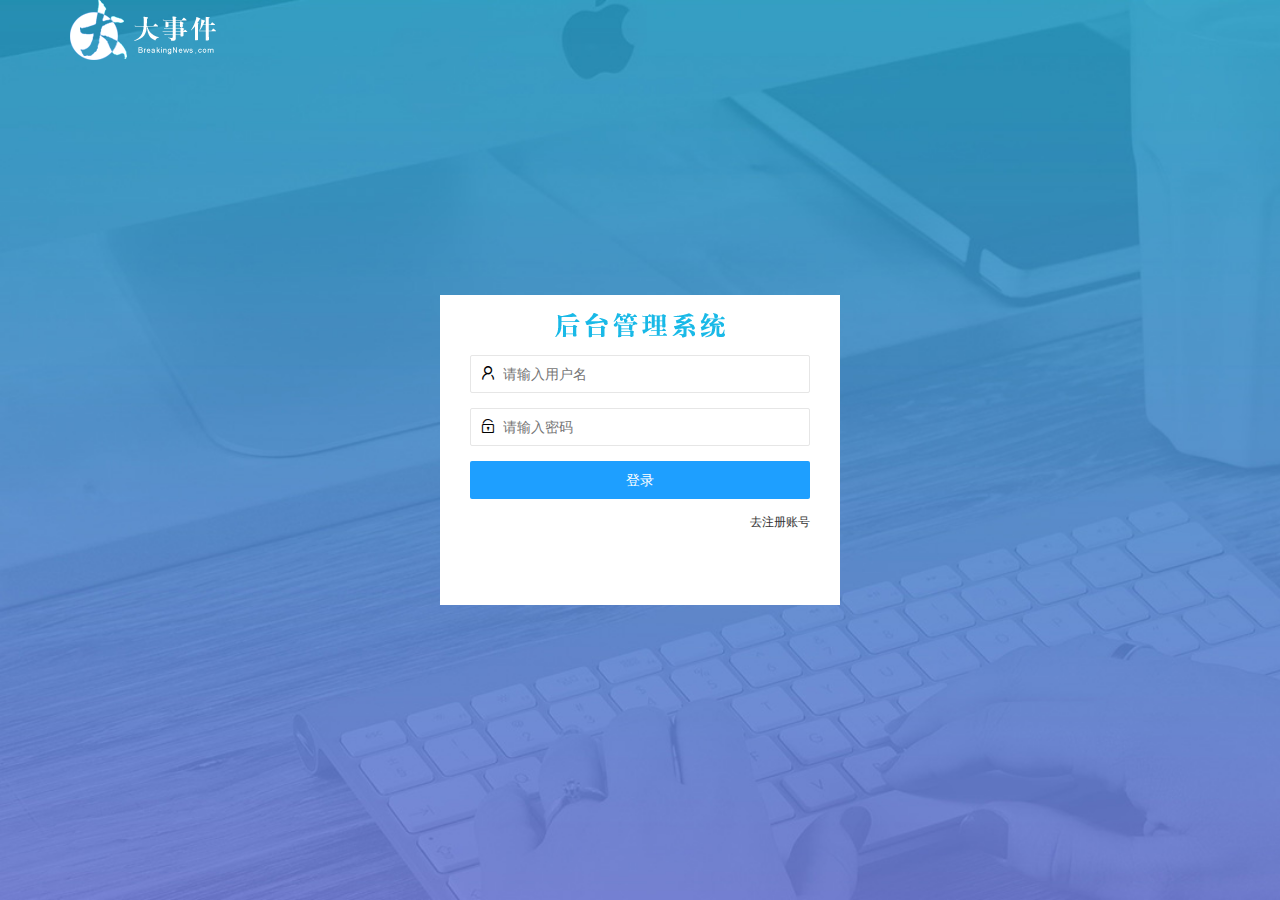
<file: login.html>
<!DOCTYPE html>
<html lang="en">
<head>
    <meta charset="UTF-8">
    <meta name="viewport" content="width=device-width, initial-scale=1.0">
    <title>大事件-登录/注册</title>
    <!-- 导入自己的样式 -->
    <link rel="stylesheet" href="./assets/css/login.css">
    <!-- 导入layui的样式 -->
    <link rel="stylesheet" href="./assets/lib/layui/css/layui.css">
</head>
<body>
    <!-- 头部的logo区域 -->
    <div class="layui-main">
        <img src="/assets/images/logo.png" alt="">
    </div>
    <!-- 登录注册区域 -->
    <div class="loginAndRegBox">
        <div class="title-box">
        </div>
        <!-- 登录的div -->
        <div class="login-box">
            <form class="layui-form" id="form_login">
                <!-- 用户名 -->
                <div class="layui-form-item">
                    <i class="layui-icon layui-icon-username"></i>  <input type="text" name="username" required  lay-verify="required" placeholder="请输入用户名" autocomplete="off" class="layui-input">
                </div>
                <!-- 密码 -->
                <div class="layui-form-item">
                    <i class="layui-icon layui-icon-password"></i> <input type="password" name="password" required  lay-verify="required | pwd" placeholder="请输入密码" autocomplete="off" class="layui-input">
              
                </div>
                <!-- 登录按钮 -->
                <div class="layui-form-item">
                    <!-- 注意:表单提交按钮和普通按钮的区别,就是lay-submit属性 -->
                    <button class="layui-btn layui-btn-fluid layui-btn-normal" lay-submit>登录</button>
                </div>  
                <div class="layui-form-item links">
                    <a href="javascript:;" id="link_reg">去注册账号</a>
                </div>
            </form>  
        </div>
        <!-- 注册的div -->
        <div class="reg-box">
            <!-- 注册的表单 -->
            <form class="layui-form" id="form_reg">
                <!-- 用户名 -->
                <div class="layui-form-item">
                    <i class="layui-icon layui-icon-username"></i>  <input type="text" name="username" required  lay-verify="required" placeholder="请输入用户名" autocomplete="off" class="layui-input">
                </div>
                <!-- 密码 -->
                <div class="layui-form-item">
                    <i class="layui-icon layui-icon-password"></i> <input type="password" name="password" required  lay-verify="required |pwd" placeholder="请输入密码" autocomplete="off" class="layui-input">
              
                </div>
                <!-- 确认密码 -->
                <div class="layui-form-item">
                    <i class="layui-icon layui-icon-password"></i> <input type="password" name="repassword" required lay-verify="required |pwd|repwd" placeholder="请确认密码" autocomplete="off" class="layui-input">
              
                </div>
                <!-- 注册按钮 -->
                <div class="layui-form-item">
                    <!-- 注意:表单提交按钮和普通按钮的区别,就是lay-submit属性 -->
                    <button class="layui-btn layui-btn-fluid layui-btn-normal" lay-submit>注册</button>
                </div>  
                <div class="layui-form-item links">
                    <a href="javascript:;" id="link_login">去登录</a>
                </div>
            </form>  
        </div>
    </div>
    <!-- 导入layui的js文件 -->
    <script src="./assets/lib/layui/layui.all.js"></script>
    <!-- 导入jquery -->
    <script src="/assets/lib/jquery.js"></script>
    <!-- 导入自己封装的baseApi.js -->
    <script src="./assets/js/baseAPI.js"></script>
    <!-- 导入自己的js脚本 -->
    <script src="/assets/js/login.js"></script>
</body>
</html>
</file>
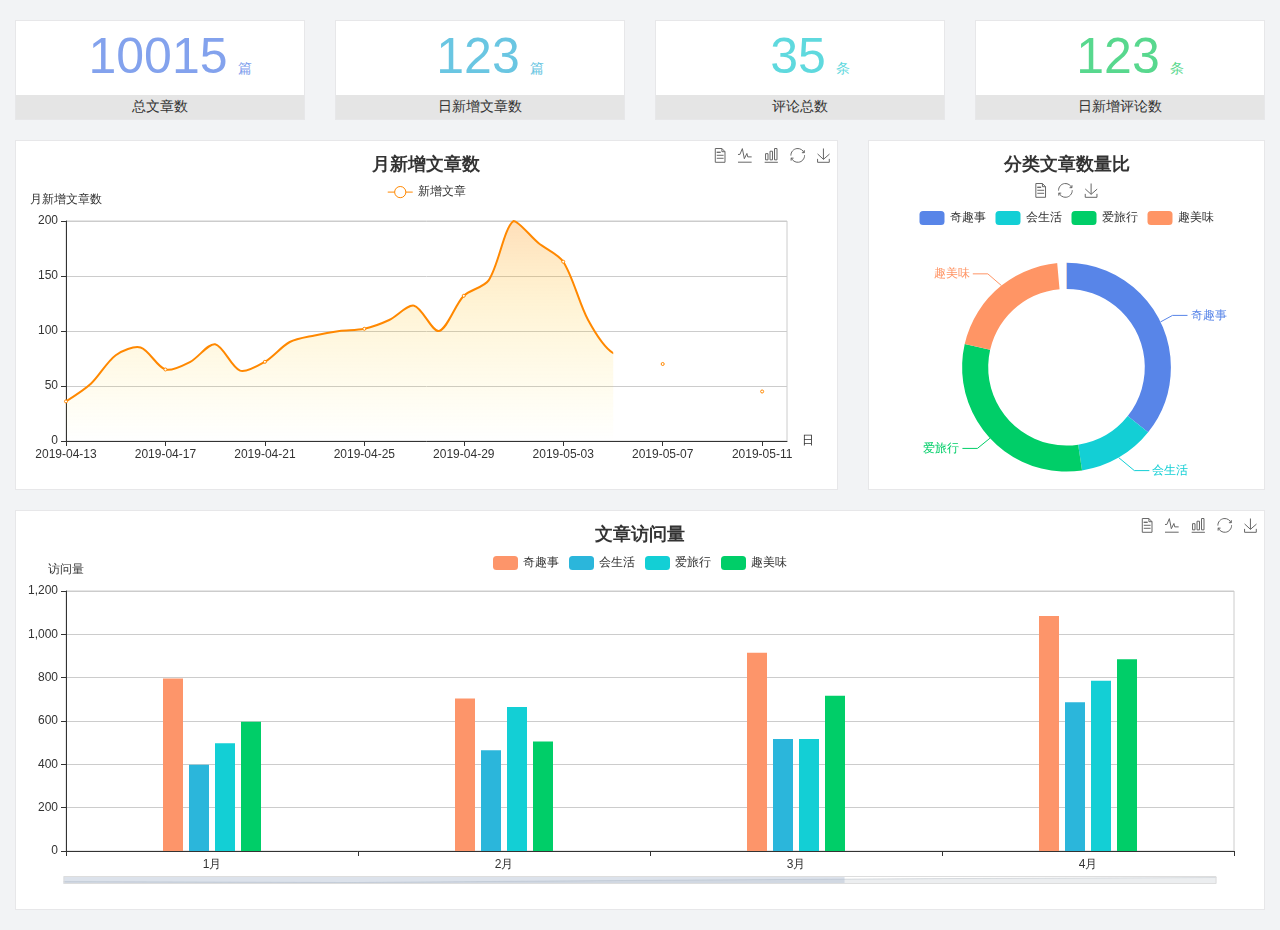
<file: home/dashboard.html>
<!DOCTYPE html>
<html lang="en">

<head>
  <meta charset="UTF-8">
  <meta name="viewport" content="width=device-width, initial-scale=1.0">
  <meta http-equiv="X-UA-Compatible" content="ie=edge">
  <title>图表统计</title>
  <link rel="stylesheet" href="../../assets/lib/bootstrap.css" />
  <link rel="stylesheet" href="../../assets/lib/main.css" />
  <script src="../../assets/lib/jquery.js"></script>
  <script type="text/javascript" src="../../assets/lib/echarts.min.js"></script>
</head>

<body>
  <div class="container-fluid">
    <div class="row spannel_list">
      <div class="col-sm-3 col-xs-6">
        <div class="spannel">
          <em>10015</em><span>篇</span>
          <b>总文章数</b>
        </div>
      </div>
      <div class="col-sm-3 col-xs-6">
        <div class="spannel scolor01">
          <em>123</em><span>篇</span>
          <b>日新增文章数</b>
        </div>
      </div>
      <div class="col-sm-3 col-xs-6">
        <div class="spannel scolor02">
          <em>35</em><span>条</span>
          <b>评论总数</b>
        </div>
      </div>
      <div class="col-sm-3 col-xs-6">
        <div class="spannel scolor03">
          <em>123</em><span>条</span>
          <b>日新增评论数</b>
        </div>
      </div>
    </div>
  </div>

  <div class="container-fluid">
    <div class="row curve-pie">
      <div class="col-lg-8 col-md-8">
        <div class="gragh_pannel" id="curve_show"></div>
      </div>
      <div class="col-lg-4 col-md-4">
        <div class="gragh_pannel" id="pie_show"></div>
      </div>
    </div>
  </div>

  <div class="container-fluid">
    <div class="column_pannel" id="column_show"></div>
  </div>

  <script>
    var oChart = echarts.init(document.getElementById('curve_show'));
    var aList_all = [
      { 'count': 36, 'date': '2019-04-13' },
      { 'count': 52, 'date': '2019-04-14' },
      { 'count': 78, 'date': '2019-04-15' },
      { 'count': 85, 'date': '2019-04-16' },
      { 'count': 65, 'date': '2019-04-17' },
      { 'count': 72, 'date': '2019-04-18' },
      { 'count': 88, 'date': '2019-04-19' },
      { 'count': 64, 'date': '2019-04-20' },
      { 'count': 72, 'date': '2019-04-21' },
      { 'count': 90, 'date': '2019-04-22' },
      { 'count': 96, 'date': '2019-04-23' },
      { 'count': 100, 'date': '2019-04-24' },
      { 'count': 102, 'date': '2019-04-25' },
      { 'count': 110, 'date': '2019-04-26' },
      { 'count': 123, 'date': '2019-04-27' },
      { 'count': 100, 'date': '2019-04-28' },
      { 'count': 132, 'date': '2019-04-29' },
      { 'count': 146, 'date': '2019-04-30' },
      { 'count': 200, 'date': '2019-05-01' },
      { 'count': 180, 'date': '2019-05-02' },
      { 'count': 163, 'date': '2019-05-03' },
      { 'count': 110, 'date': '2019-05-04' },
      { 'count': 80, 'date': '2019-05-05' },
      { 'count': 82, 'date': '2019-05-06' },
      { 'count': 70, 'date': '2019-05-07' },
      { 'count': 65, 'date': '2019-05-08' },
      { 'count': 54, 'date': '2019-05-09' },
      { 'count': 40, 'date': '2019-05-10' },
      { 'count': 45, 'date': '2019-05-11' },
      { 'count': 38, 'date': '2019-05-12' },
    ];

    let aCount = [];
    let aDate = [];

    for (var i = 0; i < aList_all.length; i++) {
      aCount.push(aList_all[i].count);
      aDate.push(aList_all[i].date);
    }

    var chartopt = {
      title: {
        text: '月新增文章数',
        left: 'center',
        top: '10'
      },
      tooltip: {
        trigger: 'axis'
      },
      legend: {
        data: ['新增文章'],
        top: '40'
      },
      toolbox: {
        show: true,
        feature: {
          mark: { show: true },
          dataView: { show: true, readOnly: false },
          magicType: { show: true, type: ['line', 'bar'] },
          restore: { show: true },
          saveAsImage: { show: true }
        }
      },
      calculable: true,
      xAxis: [
        {
          name: '日',
          type: 'category',
          boundaryGap: false,
          data: aDate
        }
      ],
      yAxis: [
        {
          name: '月新增文章数',
          type: 'value'
        }
      ],
      series: [
        {
          name: '新增文章',
          type: 'line',
          smooth: true,
          itemStyle: { normal: { areaStyle: { type: 'default' }, color: '#f80' }, lineStyle: { color: '#f80' } },
          data: aCount
        }],
      areaStyle: {
        normal: {
          color: new echarts.graphic.LinearGradient(0, 0, 0, 1, [{
            offset: 0,
            color: 'rgba(255,136,0,0.39)'
          }, {
            offset: .34,
            color: 'rgba(255,180,0,0.25)'
          }, {
            offset: 1,
            color: 'rgba(255,222,0,0.00)'
          }])

        }
      },
      grid: {
        show: true,
        x: 50,
        x2: 50,
        y: 80,
        height: 220
      }
    };

    oChart.setOption(chartopt);


    var oPie = echarts.init(document.getElementById('pie_show'));
    var oPieopt =
    {
      title: {
        top: 10,
        text: '分类文章数量比',
        x: 'center'
      },
      tooltip: {
        trigger: 'item',
        formatter: "{a} <br/>{b} : {c} ({d}%)"
      },
      color: ['#5885e8', '#13cfd5', '#00ce68', '#ff9565'],
      legend: {
        x: 'center',
        top: 65,
        data: ['奇趣事', '会生活', '爱旅行', '趣美味']
      },
      toolbox: {
        show: true,
        x: 'center',
        top: 35,
        feature: {
          mark: { show: true },
          dataView: { show: true, readOnly: false },
          magicType: {
            show: true,
            type: ['pie', 'funnel'],
            option: {
              funnel: {
                x: '25%',
                width: '50%',
                funnelAlign: 'left',
                max: 1548
              }
            }
          },
          restore: { show: true },
          saveAsImage: { show: true }
        }
      },
      calculable: true,
      series: [
        {
          name: '访问来源',
          type: 'pie',
          radius: ['45%', '60%'],
          center: ['50%', '65%'],
          data: [
            { value: 300, name: '奇趣事' },
            { value: 100, name: '会生活' },
            { value: 260, name: '爱旅行' },
            { value: 180, name: '趣美味' }
          ]
        }
      ]
    };
    oPie.setOption(oPieopt);



    var oColumn = this.echarts.init(document.getElementById('column_show'));
    var oColumnopt =
    {
      title: {
        text: '文章访问量',
        left: 'center',
        top: '10'
      },
      tooltip: {
        trigger: 'axis'
      },
      legend: {
        data: ['奇趣事', '会生活', '爱旅行', '趣美味'],
        top: '40'
      },
      toolbox: {
        show: true,
        feature: {
          mark: { show: true },
          dataView: { show: true, readOnly: false },
          magicType: { show: true, type: ['line', 'bar'] },
          restore: { show: true },
          saveAsImage: { show: true }
        }
      },
      calculable: true,
      xAxis: [
        {
          type: 'category',
          data: ['1月', '2月', '3月', '4月', '5月']
        }
      ],
      yAxis: [
        {
          name: '访问量',
          type: 'value'
        }
      ],
      series: [
        {
          name: '奇趣事',
          type: 'bar',
          barWidth: 20,
          itemStyle: {
            normal: { areaStyle: { type: 'default' }, color: '#fd956a' }
          },
          data: [800, 708, 920, 1090, 1200]
        },
        {
          name: '会生活',
          type: 'bar',
          barWidth: 20,
          itemStyle: {
            normal: { areaStyle: { type: 'default' }, color: '#2bb6db' }
          },
          data: [400, 468, 520, 690, 800]
        },
        {
          name: '爱旅行',
          type: 'bar',
          barWidth: 20,
          itemStyle: {
            normal: { areaStyle: { type: 'default' }, color: '#13cfd5' }
          },
          data: [500, 668, 520, 790, 900]
        },
        {
          name: '趣美味',
          type: 'bar',
          barWidth: 20,
          itemStyle: {
            normal: { areaStyle: { type: 'default' }, color: '#00ce68' }
          },
          data: [600, 508, 720, 890, 1000]
        }
      ],
      grid: {
        show: true,
        x: 50,
        x2: 30,
        y: 80,
        height: 260
      },
      dataZoom: [//给x轴设置滚动条
        {
          start: 0,//默认为0
          end: 100 - 1000 / 31,//默认为100
          type: 'slider',
          show: true,
          xAxisIndex: [0],
          handleSize: 0,//滑动条的 左右2个滑动条的大小
          height: 8,//组件高度
          left: 45, //左边的距离
          right: 50,//右边的距离
          bottom: 26,//右边的距离
          handleColor: '#ddd',//h滑动图标的颜色
          handleStyle: {
            borderColor: "#cacaca",
            borderWidth: "1",
            shadowBlur: 2,
            background: "#ddd",
            shadowColor: "#ddd",
          }
        }]
    };
    oColumn.setOption(oColumnopt);
  </script>
</body>

</html>
</file>
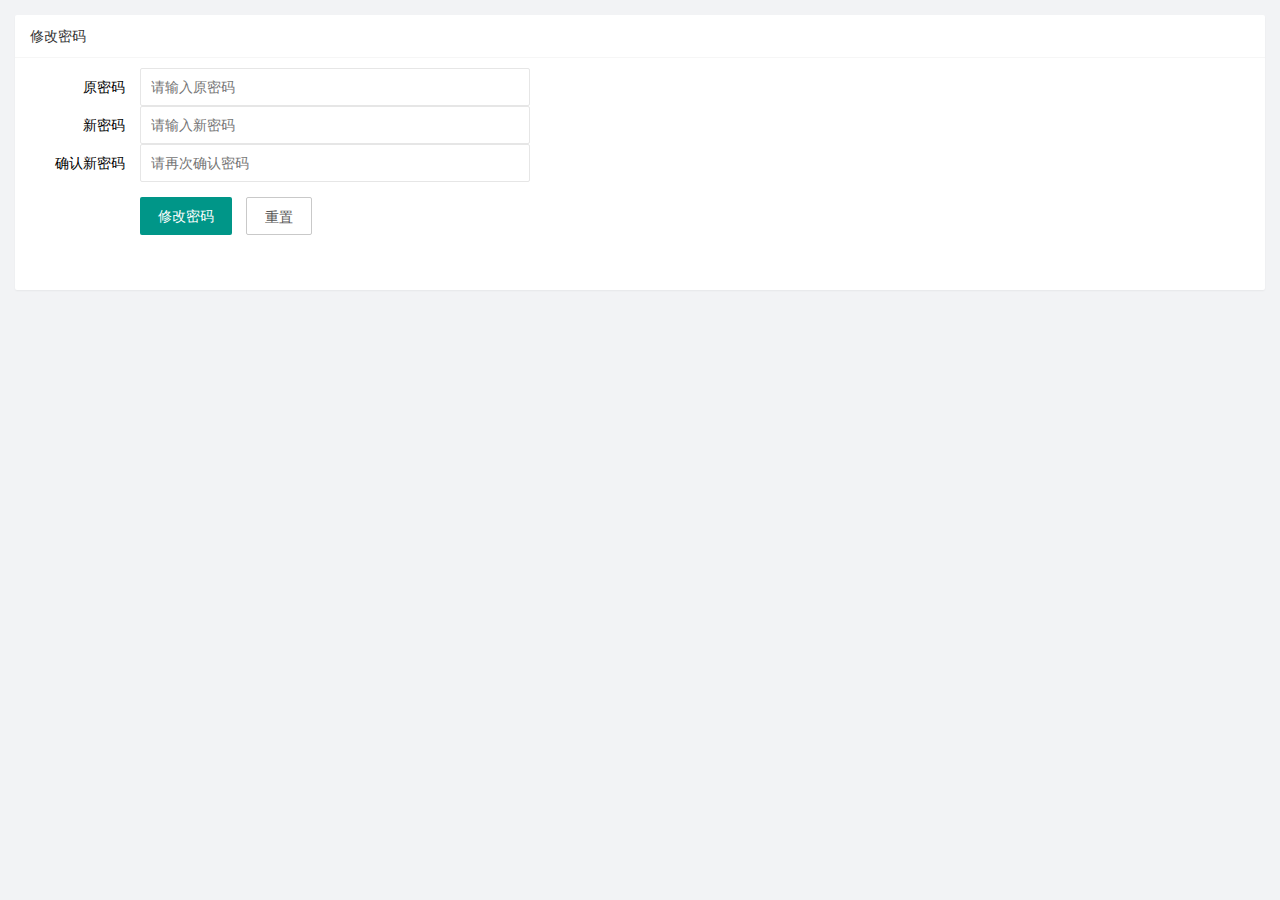
<file: user/pwd.html>
<!DOCTYPE html>
<html lang="en">
<head>
    <meta charset="UTF-8">
    <meta name="viewport" content="width=device-width, initial-scale=1.0">
    <title>Document</title>
    <link rel="stylesheet" href="/assets/lib/layui/css/layui.css">
    <link rel="stylesheet" href="/assets/css/user/user_pwd.css">
</head>
<body>
    <div class="layui-card">
        <div class="layui-card-header">修改密码</div>
        <div class="layui-card-body">
            <form class="layui-form">
                <div class="layui-form-item">
                  <label class="layui-form-label">原密码</label>
                  <div class="layui-input-block">
                    <input type="password" name="oldPwd" required  lay-verify="required|pwd" placeholder="请输入原密码" autocomplete="off" class="layui-input">
                  </div>
                <div class="layui-form-item">
                  <label class="layui-form-label">新密码</label>
                  <div class="layui-input-block">
                    <input type="password" name="newPwd" required  lay-verify="required|pwd|samePwd" placeholder="请输入新密码" autocomplete="off" class="layui-input">
                  </div>
                <div class="layui-form-item">
                  <label class="layui-form-label">确认新密码</label>
                  <div class="layui-input-block">
                    <input type="password" name="rePwd" required  lay-verify="required|pwd|rePwd" placeholder="请再次确认密码" autocomplete="off" class="layui-input">
                  </div>
                </div>
                <div class="layui-form-item">
                    <div class="layui-input-block">
                      <button class="layui-btn" lay-submit lay-filter="formDemo">修改密码</button>
                      <button type="reset" class="layui-btn layui-btn-primary">重置</button>
                    </div>
                  </div>
            </form>
        </div>
      </div>
      <!-- 导入layui -->
      <script src="/assets/lib/layui/layui.all.js"></script>
      <!-- 导入jq -->
      <script src="/assets/lib/jquery.js"></script>
      <!-- 导入baseAPI -->
      <script src="/assets/js/baseAPI.js"></script>
      <!-- 导入自己的 -->
      <script src="/assets/js/user/user_pwd.js"></script>
</body>
</html>
</file>
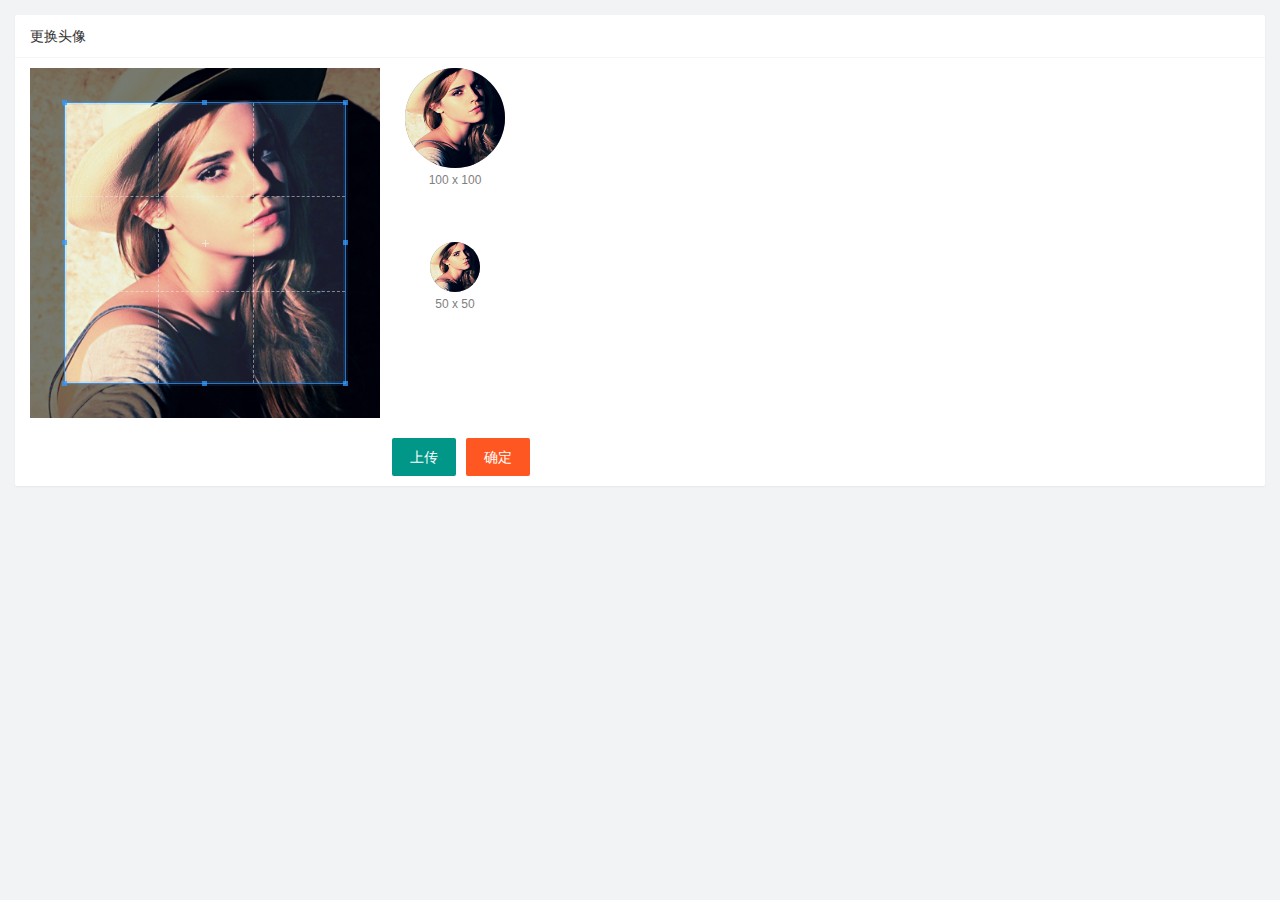
<file: user/user_avatar.html>
<!DOCTYPE html>
<html lang="en">
  <head>
    <meta charset="UTF-8" />
    <meta name="viewport" content="width=device-width, initial-scale=1.0" />
    <title>Document</title>
    <link rel="stylesheet" href="/assets/lib/layui/css/layui.css" />
    <link rel="stylesheet" href="/assets/lib/cropper/cropper.css" />
    <link rel="stylesheet" href="/assets/css/user/user_avatar.css" />
  </head>
  <body>
    <!-- 卡片区域 -->
    <div class="layui-card">
      <div class="layui-card-header">更换头像</div>
      <div class="layui-card-body">
        <!-- 第一行的图片裁剪和预览区域 -->
        <div class="row1">
          <!-- 图片裁剪区域 -->
          <div class="cropper-box">
            <!-- 这个 img 标签很重要，将来会把它初始化为裁剪区域 -->
            <img id="image" src="/assets/images/sample.jpg" />
          </div>
          <!-- 图片的预览区域 -->
          <div class="preview-box">
            <div>
              <!-- 宽高为 100px 的预览区域 -->
              <div class="img-preview w100"></div>
              <p class="size">100 x 100</p>
            </div>
            <div>
              <!-- 宽高为 50px 的预览区域 -->
              <div class="img-preview w50"></div>
              <p class="size">50 x 50</p>
            </div>
          </div>
        </div>

        <!-- 第二行的按钮区域 -->
        <div class="row2">
          <!-- 通过 accept 属性，可以指定，允许用户选择什么类型的文件 -->
          <input type="file" id="file" accept="image/png,image/jpeg" />
          <button type="button" class="layui-btn" id="btnChooseImage">上传</button>
          <button type="button" class="layui-btn layui-btn-danger" id="btnUpload">确定</button>
        </div>
      </div>
    </div>

    <script src="/assets/lib/layui/layui.all.js"></script>
    <script src="/assets/lib/jquery.js"></script>
    <script src="/assets/lib/cropper/Cropper.js"></script>
    <script src="/assets/lib/cropper/jquery-cropper.js"></script>
    <script src="/assets/js/baseAPI.js"></script>
    <script src="/assets/js/user/user_avatar.js"></script>
  </body>
</html>
</file>
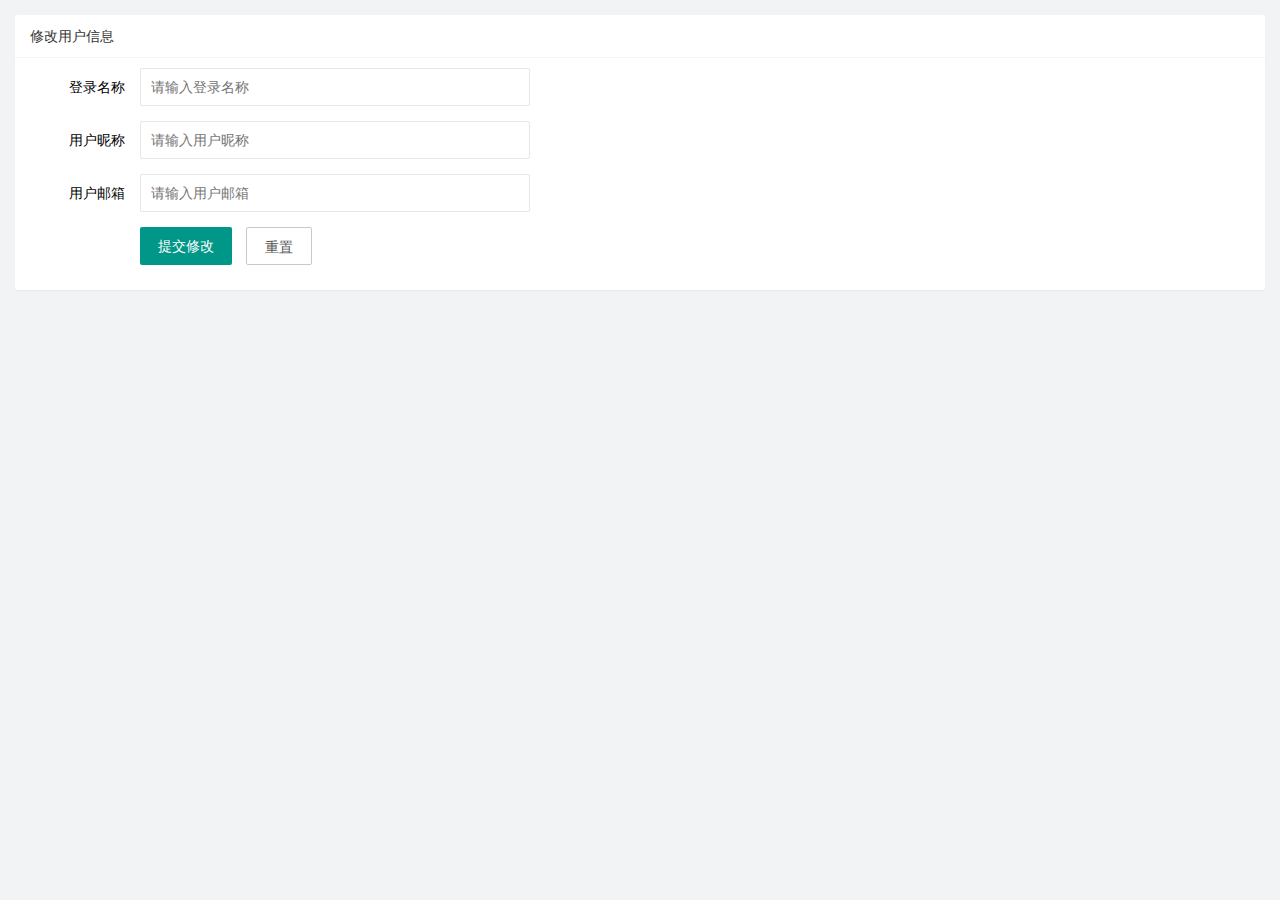
<file: user/userinfo.html>
<!DOCTYPE html>
<html lang="en">

<head>
  <meta charset="UTF-8">
  <meta name="viewport" content="width=device-width, initial-scale=1.0">
  <title>Document</title>
  <!-- 导入layui的样式 -->
  <link rel="stylesheet" href="/assets/lib/layui/css/layui.css">
  <!-- 导入自己的样式 -->
  <link rel="stylesheet" href="/assets/css/user/userinfo.css">
</head>

<body>
  <!-- 卡片区域 -->
  <div class="layui-card">
    <div class="layui-card-header">修改用户信息</div>
    <div class="layui-card-body">
      <!-- form表单 -->
      <!-- 登录名称 -->
      
      <form class="layui-form" lay-filter="formUserInfo">
        <input type="hidden" name="id">
         <div class="layui-form-item">
          <label class="layui-form-label">登录名称</label>
          <div class="layui-input-block">
            <input type="text" name="username" required lay-verify="required" placeholder="请输入登录名称" autocomplete="off"
              class="layui-input" readonly>
          </div>
        </div>
        <!-- 用户昵称 -->
        <div class="layui-form-item">
          <label class="layui-form-label">用户昵称</label>
          <div class="layui-input-block">
            <input type="text" name="nickname" required lay-verify="required|nickname" placeholder="请输入用户昵称"
              autocomplete="off" class="layui-input">
          </div>
        </div>
        <!-- 用户邮箱 -->
        <div class="layui-form-item">
          <label class="layui-form-label">用户邮箱</label>
          <div class="layui-input-block">
            <input type="text" name="email" required lay-verify="required|email" placeholder="请输入用户邮箱"
              autocomplete="off" class="layui-input">
          </div>
        </div>
        <div class="layui-form-item">
          <div class="layui-input-block">
            <button class="layui-btn" lay-submit lay-filter="formDemo">提交修改</button>
            <button type="reset" class="layui-btn layui-btn-primary"id="btnReset">重置</button>
          </div>
        </div>
      </form>
    </div>
  </div>


  <!-- 导入layui的js -->
  <script src="/assets/lib/layui/layui.all.js"></script>
  <!-- 导入jq -->
  <script src="/assets/lib/jquery.js"></script>
  <!-- 导入baseAPI -->
  <script src="/assets/js/baseAPI.js"></script>
  <!-- 导入自己的js -->
  <script src="/assets/js/user/user_info.js"></script>
</body>

</html>
</file>
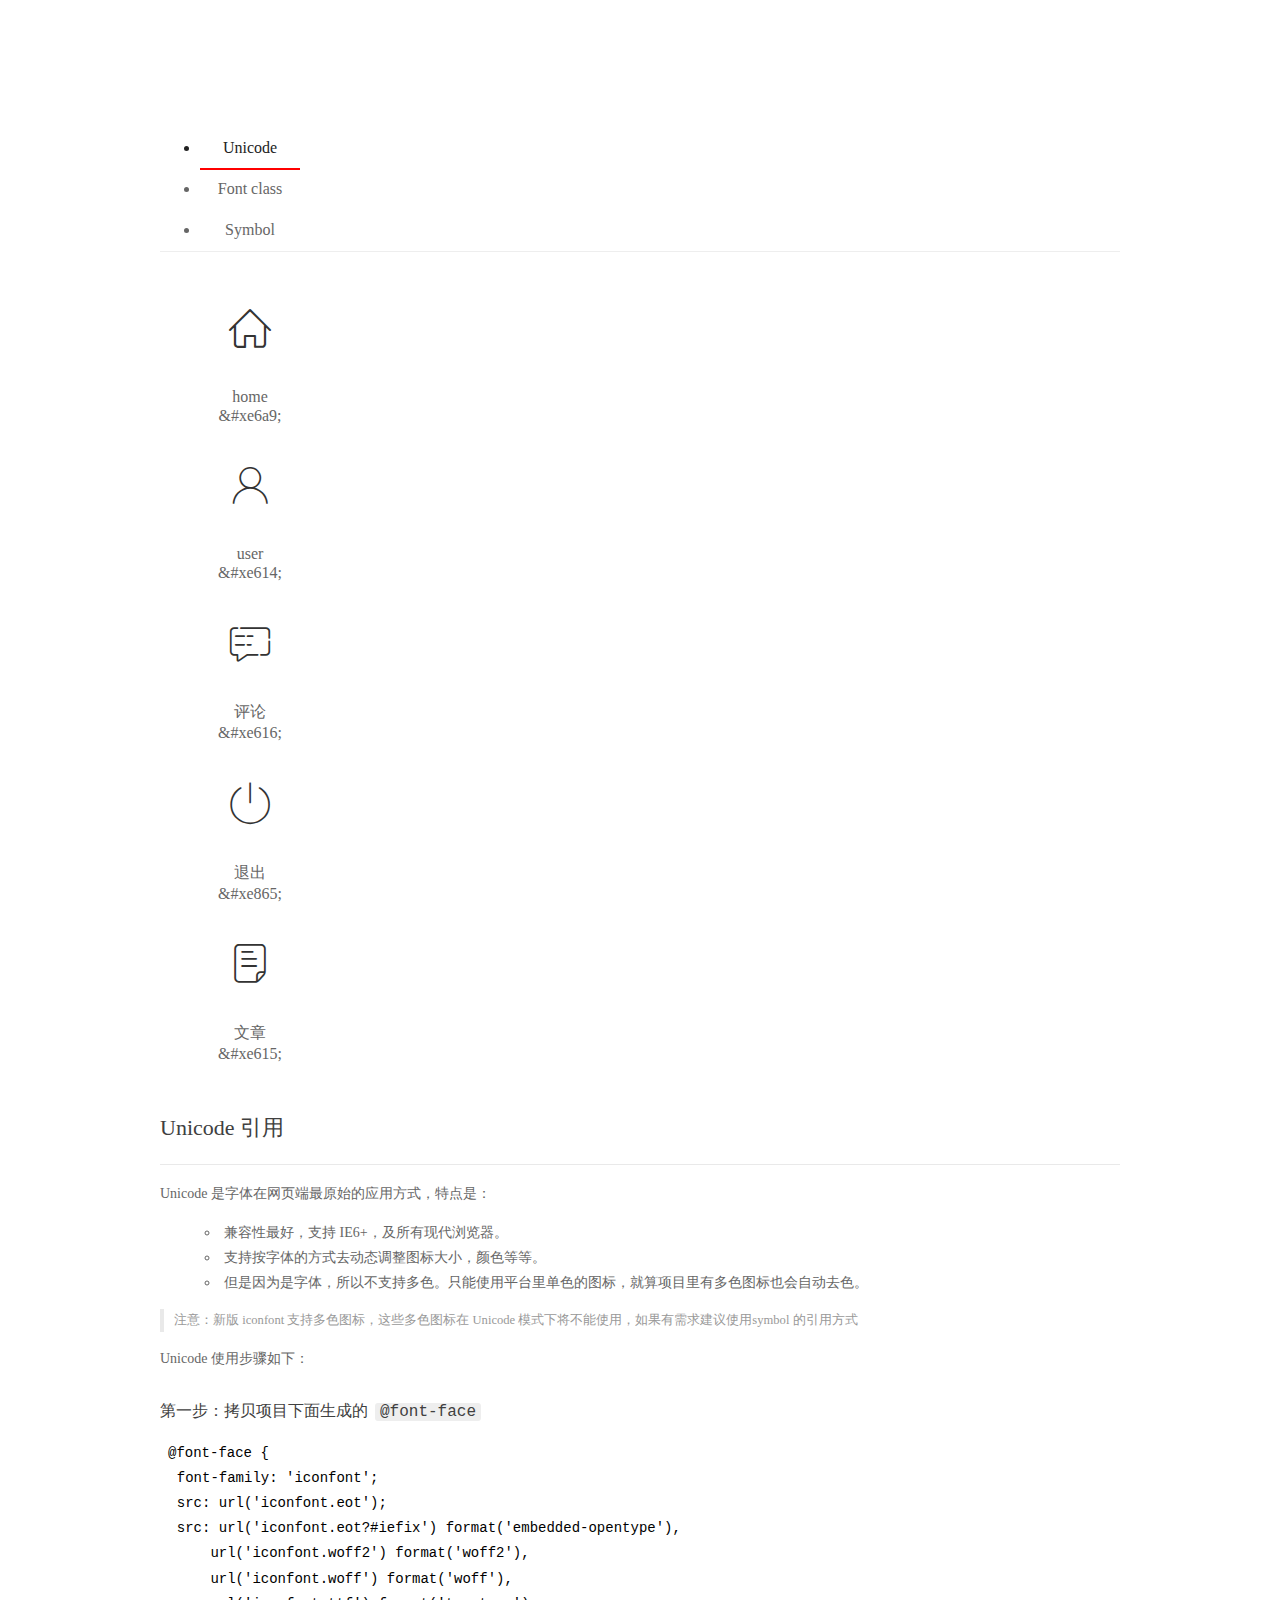
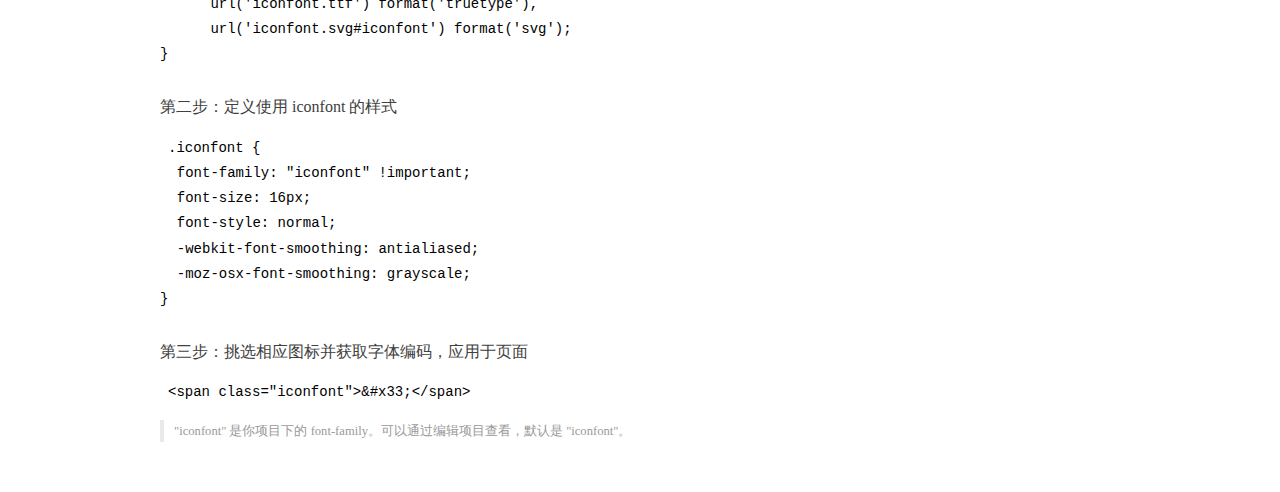
<file: assets/fonts/demo_index.html>
<!DOCTYPE html>
<html>
<head>
  <meta charset="utf-8"/>
  <title>IconFont Demo</title>
  <link rel="shortcut icon" href="https://gtms04.alicdn.com/tps/i4/TB1_oz6GVXXXXaFXpXXJDFnIXXX-64-64.ico" type="image/x-icon"/>
  <link rel="stylesheet" href="https://g.alicdn.com/thx/cube/1.3.2/cube.min.css">
  <link rel="stylesheet" href="demo.css">
  <link rel="stylesheet" href="iconfont.css">
  <script src="iconfont.js"></script>
  <!-- jQuery -->
  <script src="https://a1.alicdn.com/oss/uploads/2018/12/26/7bfddb60-08e8-11e9-9b04-53e73bb6408b.js"></script>
  <!-- 代码高亮 -->
  <script src="https://a1.alicdn.com/oss/uploads/2018/12/26/a3f714d0-08e6-11e9-8a15-ebf944d7534c.js"></script>
</head>
<body>
  <div class="main">
    <h1 class="logo"><a href="https://www.iconfont.cn/" title="iconfont 首页" target="_blank">&#xe86b;</a></h1>
    <div class="nav-tabs">
      <ul id="tabs" class="dib-box">
        <li class="dib active"><span>Unicode</span></li>
        <li class="dib"><span>Font class</span></li>
        <li class="dib"><span>Symbol</span></li>
      </ul>
      
    </div>
    <div class="tab-container">
      <div class="content unicode" style="display: block;">
          <ul class="icon_lists dib-box">
          
            <li class="dib">
              <span class="icon iconfont">&#xe6a9;</span>
                <div class="name">home</div>
                <div class="code-name">&amp;#xe6a9;</div>
              </li>
          
            <li class="dib">
              <span class="icon iconfont">&#xe614;</span>
                <div class="name">user</div>
                <div class="code-name">&amp;#xe614;</div>
              </li>
          
            <li class="dib">
              <span class="icon iconfont">&#xe616;</span>
                <div class="name">评论</div>
                <div class="code-name">&amp;#xe616;</div>
              </li>
          
            <li class="dib">
              <span class="icon iconfont">&#xe865;</span>
                <div class="name">退出</div>
                <div class="code-name">&amp;#xe865;</div>
              </li>
          
            <li class="dib">
              <span class="icon iconfont">&#xe615;</span>
                <div class="name">文章</div>
                <div class="code-name">&amp;#xe615;</div>
              </li>
          
          </ul>
          <div class="article markdown">
          <h2 id="unicode-">Unicode 引用</h2>
          <hr>

          <p>Unicode 是字体在网页端最原始的应用方式，特点是：</p>
          <ul>
            <li>兼容性最好，支持 IE6+，及所有现代浏览器。</li>
            <li>支持按字体的方式去动态调整图标大小，颜色等等。</li>
            <li>但是因为是字体，所以不支持多色。只能使用平台里单色的图标，就算项目里有多色图标也会自动去色。</li>
          </ul>
          <blockquote>
            <p>注意：新版 iconfont 支持多色图标，这些多色图标在 Unicode 模式下将不能使用，如果有需求建议使用symbol 的引用方式</p>
          </blockquote>
          <p>Unicode 使用步骤如下：</p>
          <h3 id="-font-face">第一步：拷贝项目下面生成的 <code>@font-face</code></h3>
<pre><code class="language-css"
>@font-face {
  font-family: 'iconfont';
  src: url('iconfont.eot');
  src: url('iconfont.eot?#iefix') format('embedded-opentype'),
      url('iconfont.woff2') format('woff2'),
      url('iconfont.woff') format('woff'),
      url('iconfont.ttf') format('truetype'),
      url('iconfont.svg#iconfont') format('svg');
}
</code></pre>
          <h3 id="-iconfont-">第二步：定义使用 iconfont 的样式</h3>
<pre><code class="language-css"
>.iconfont {
  font-family: "iconfont" !important;
  font-size: 16px;
  font-style: normal;
  -webkit-font-smoothing: antialiased;
  -moz-osx-font-smoothing: grayscale;
}
</code></pre>
          <h3 id="-">第三步：挑选相应图标并获取字体编码，应用于页面</h3>
<pre>
<code class="language-html"
>&lt;span class="iconfont"&gt;&amp;#x33;&lt;/span&gt;
</code></pre>
          <blockquote>
            <p>"iconfont" 是你项目下的 font-family。可以通过编辑项目查看，默认是 "iconfont"。</p>
          </blockquote>
          </div>
      </div>
      <div class="content font-class">
        <ul class="icon_lists dib-box">
          
          <li class="dib">
            <span class="icon iconfont icon-home"></span>
            <div class="name">
              home
            </div>
            <div class="code-name">.icon-home
            </div>
          </li>
          
          <li class="dib">
            <span class="icon iconfont icon-user"></span>
            <div class="name">
              user
            </div>
            <div class="code-name">.icon-user
            </div>
          </li>
          
          <li class="dib">
            <span class="icon iconfont icon-pinglun"></span>
            <div class="name">
              评论
            </div>
            <div class="code-name">.icon-pinglun
            </div>
          </li>
          
          <li class="dib">
            <span class="icon iconfont icon-tuichu"></span>
            <div class="name">
              退出
            </div>
            <div class="code-name">.icon-tuichu
            </div>
          </li>
          
          <li class="dib">
            <span class="icon iconfont icon-16"></span>
            <div class="name">
              文章
            </div>
            <div class="code-name">.icon-16
            </div>
          </li>
          
        </ul>
        <div class="article markdown">
        <h2 id="font-class-">font-class 引用</h2>
        <hr>

        <p>font-class 是 Unicode 使用方式的一种变种，主要是解决 Unicode 书写不直观，语意不明确的问题。</p>
        <p>与 Unicode 使用方式相比，具有如下特点：</p>
        <ul>
          <li>兼容性良好，支持 IE8+，及所有现代浏览器。</li>
          <li>相比于 Unicode 语意明确，书写更直观。可以很容易分辨这个 icon 是什么。</li>
          <li>因为使用 class 来定义图标，所以当要替换图标时，只需要修改 class 里面的 Unicode 引用。</li>
          <li>不过因为本质上还是使用的字体，所以多色图标还是不支持的。</li>
        </ul>
        <p>使用步骤如下：</p>
        <h3 id="-fontclass-">第一步：引入项目下面生成的 fontclass 代码：</h3>
<pre><code class="language-html">&lt;link rel="stylesheet" href="./iconfont.css"&gt;
</code></pre>
        <h3 id="-">第二步：挑选相应图标并获取类名，应用于页面：</h3>
<pre><code class="language-html">&lt;span class="iconfont icon-xxx"&gt;&lt;/span&gt;
</code></pre>
        <blockquote>
          <p>"
            iconfont" 是你项目下的 font-family。可以通过编辑项目查看，默认是 "iconfont"。</p>
        </blockquote>
      </div>
      </div>
      <div class="content symbol">
          <ul class="icon_lists dib-box">
          
            <li class="dib">
                <svg class="icon svg-icon" aria-hidden="true">
                  <use xlink:href="#icon-home"></use>
                </svg>
                <div class="name">home</div>
                <div class="code-name">#icon-home</div>
            </li>
          
            <li class="dib">
                <svg class="icon svg-icon" aria-hidden="true">
                  <use xlink:href="#icon-user"></use>
                </svg>
                <div class="name">user</div>
                <div class="code-name">#icon-user</div>
            </li>
          
            <li class="dib">
                <svg class="icon svg-icon" aria-hidden="true">
                  <use xlink:href="#icon-pinglun"></use>
                </svg>
                <div class="name">评论</div>
                <div class="code-name">#icon-pinglun</div>
            </li>
          
            <li class="dib">
                <svg class="icon svg-icon" aria-hidden="true">
                  <use xlink:href="#icon-tuichu"></use>
                </svg>
                <div class="name">退出</div>
                <div class="code-name">#icon-tuichu</div>
            </li>
          
            <li class="dib">
                <svg class="icon svg-icon" aria-hidden="true">
                  <use xlink:href="#icon-16"></use>
                </svg>
                <div class="name">文章</div>
                <div class="code-name">#icon-16</div>
            </li>
          
          </ul>
          <div class="article markdown">
          <h2 id="symbol-">Symbol 引用</h2>
          <hr>

          <p>这是一种全新的使用方式，应该说这才是未来的主流，也是平台目前推荐的用法。相关介绍可以参考这篇<a href="">文章</a>
            这种用法其实是做了一个 SVG 的集合，与另外两种相比具有如下特点：</p>
          <ul>
            <li>支持多色图标了，不再受单色限制。</li>
            <li>通过一些技巧，支持像字体那样，通过 <code>font-size</code>, <code>color</code> 来调整样式。</li>
            <li>兼容性较差，支持 IE9+，及现代浏览器。</li>
            <li>浏览器渲染 SVG 的性能一般，还不如 png。</li>
          </ul>
          <p>使用步骤如下：</p>
          <h3 id="-symbol-">第一步：引入项目下面生成的 symbol 代码：</h3>
<pre><code class="language-html">&lt;script src="./iconfont.js"&gt;&lt;/script&gt;
</code></pre>
          <h3 id="-css-">第二步：加入通用 CSS 代码（引入一次就行）：</h3>
<pre><code class="language-html">&lt;style&gt;
.icon {
  width: 1em;
  height: 1em;
  vertical-align: -0.15em;
  fill: currentColor;
  overflow: hidden;
}
&lt;/style&gt;
</code></pre>
          <h3 id="-">第三步：挑选相应图标并获取类名，应用于页面：</h3>
<pre><code class="language-html">&lt;svg class="icon" aria-hidden="true"&gt;
  &lt;use xlink:href="#icon-xxx"&gt;&lt;/use&gt;
&lt;/svg&gt;
</code></pre>
          </div>
      </div>

    </div>
  </div>
  <script>
  $(document).ready(function () {
      $('.tab-container .content:first').show()

      $('#tabs li').click(function (e) {
        var tabContent = $('.tab-container .content')
        var index = $(this).index()

        if ($(this).hasClass('active')) {
          return
        } else {
          $('#tabs li').removeClass('active')
          $(this).addClass('active')

          tabContent.hide().eq(index).fadeIn()
        }
      })
    })
  </script>
</body>
</html>
</file>
<file: assets/css/login.css>
html,body{
    margin: 0;
    padding: 0;
    height: 100%;
    width: 100%;
    background:url('/assets/images/login_bg.jpg'),no-repeat center ;
    background-size: cover;
}
.loginAndRegBox{
width: 400px;
height: 310px;
background-color: #fff;
position: absolute;
left: 50%;
top: 50%;
transform:translate(-50%,-50%);
}
.title-box{
    height: 60px;
    background: url(/assets/images/login_title.png) no-repeat center;
}
.reg-box{
    display: none;
}
.login-box{
    display: block;
}
.layui-form{
    padding: 0 30px;
}
.links{
  display:flex; 
  justify-content: flex-end; 
}
.links a{
    font-size: 12px;
}
.layui-form-item{
    position: relative;
}
.layui-icon{
    position: absolute;
    left: 10px;
    top: 10px;
}
.layui-input{
    padding-left: 32px !important;
}
</file>
<file: assets/lib/layui/css/layui.css>
/** layui-v2.5.5 MIT License By https://www.layui.com */
 .layui-inline,img{display:inline-block;vertical-align:middle}h1,h2,h3,h4,h5,h6{font-weight:400}.layui-edge,.layui-header,.layui-inline,.layui-main{position:relative}.layui-body,.layui-edge,.layui-elip{overflow:hidden}.layui-btn,.layui-edge,.layui-inline,img{vertical-align:middle}.layui-btn,.layui-disabled,.layui-icon,.layui-unselect{-moz-user-select:none;-webkit-user-select:none;-ms-user-select:none}.layui-elip,.layui-form-checkbox span,.layui-form-pane .layui-form-label{text-overflow:ellipsis;white-space:nowrap}.layui-breadcrumb,.layui-tree-btnGroup{visibility:hidden}blockquote,body,button,dd,div,dl,dt,form,h1,h2,h3,h4,h5,h6,input,li,ol,p,pre,td,textarea,th,ul{margin:0;padding:0;-webkit-tap-highlight-color:rgba(0,0,0,0)}a:active,a:hover{outline:0}img{border:none}li{list-style:none}table{border-collapse:collapse;border-spacing:0}h4,h5,h6{font-size:100%}button,input,optgroup,option,select,textarea{font-family:inherit;font-size:inherit;font-style:inherit;font-weight:inherit;outline:0}pre{white-space:pre-wrap;white-space:-moz-pre-wrap;white-space:-pre-wrap;white-space:-o-pre-wrap;word-wrap:break-word}body{line-height:24px;font:14px Helvetica Neue,Helvetica,PingFang SC,Tahoma,Arial,sans-serif}hr{height:1px;margin:10px 0;border:0;clear:both}a{color:#333;text-decoration:none}a:hover{color:#777}a cite{font-style:normal;*cursor:pointer}.layui-border-box,.layui-border-box *{box-sizing:border-box}.layui-box,.layui-box *{box-sizing:content-box}.layui-clear{clear:both;*zoom:1}.layui-clear:after{content:'\20';clear:both;*zoom:1;display:block;height:0}.layui-inline{*display:inline;*zoom:1}.layui-edge{display:inline-block;width:0;height:0;border-width:6px;border-style:dashed;border-color:transparent}.layui-edge-top{top:-4px;border-bottom-color:#999;border-bottom-style:solid}.layui-edge-right{border-left-color:#999;border-left-style:solid}.layui-edge-bottom{top:2px;border-top-color:#999;border-top-style:solid}.layui-edge-left{border-right-color:#999;border-right-style:solid}.layui-disabled,.layui-disabled:hover{color:#d2d2d2!important;cursor:not-allowed!important}.layui-circle{border-radius:100%}.layui-show{display:block!important}.layui-hide{display:none!important}@font-face{font-family:layui-icon;src:url(../font/iconfont.eot?v=250);src:url(../font/iconfont.eot?v=250#iefix) format('embedded-opentype'),url(../font/iconfont.woff2?v=250) format('woff2'),url(../font/iconfont.woff?v=250) format('woff'),url(../font/iconfont.ttf?v=250) format('truetype'),url(../font/iconfont.svg?v=250#layui-icon) format('svg')}.layui-icon{font-family:layui-icon!important;font-size:16px;font-style:normal;-webkit-font-smoothing:antialiased;-moz-osx-font-smoothing:grayscale}.layui-icon-reply-fill:before{content:"\e611"}.layui-icon-set-fill:before{content:"\e614"}.layui-icon-menu-fill:before{content:"\e60f"}.layui-icon-search:before{content:"\e615"}.layui-icon-share:before{content:"\e641"}.layui-icon-set-sm:before{content:"\e620"}.layui-icon-engine:before{content:"\e628"}.layui-icon-close:before{content:"\1006"}.layui-icon-close-fill:before{content:"\1007"}.layui-icon-chart-screen:before{content:"\e629"}.layui-icon-star:before{content:"\e600"}.layui-icon-circle-dot:before{content:"\e617"}.layui-icon-chat:before{content:"\e606"}.layui-icon-release:before{content:"\e609"}.layui-icon-list:before{content:"\e60a"}.layui-icon-chart:before{content:"\e62c"}.layui-icon-ok-circle:before{content:"\1005"}.layui-icon-layim-theme:before{content:"\e61b"}.layui-icon-table:before{content:"\e62d"}.layui-icon-right:before{content:"\e602"}.layui-icon-left:before{content:"\e603"}.layui-icon-cart-simple:before{content:"\e698"}.layui-icon-face-cry:before{content:"\e69c"}.layui-icon-face-smile:before{content:"\e6af"}.layui-icon-survey:before{content:"\e6b2"}.layui-icon-tree:before{content:"\e62e"}.layui-icon-upload-circle:before{content:"\e62f"}.layui-icon-add-circle:before{content:"\e61f"}.layui-icon-download-circle:before{content:"\e601"}.layui-icon-templeate-1:before{content:"\e630"}.layui-icon-util:before{content:"\e631"}.layui-icon-face-surprised:before{content:"\e664"}.layui-icon-edit:before{content:"\e642"}.layui-icon-speaker:before{content:"\e645"}.layui-icon-down:before{content:"\e61a"}.layui-icon-file:before{content:"\e621"}.layui-icon-layouts:before{content:"\e632"}.layui-icon-rate-half:before{content:"\e6c9"}.layui-icon-add-circle-fine:before{content:"\e608"}.layui-icon-prev-circle:before{content:"\e633"}.layui-icon-read:before{content:"\e705"}.layui-icon-404:before{content:"\e61c"}.layui-icon-carousel:before{content:"\e634"}.layui-icon-help:before{content:"\e607"}.layui-icon-code-circle:before{content:"\e635"}.layui-icon-water:before{content:"\e636"}.layui-icon-username:before{content:"\e66f"}.layui-icon-find-fill:before{content:"\e670"}.layui-icon-about:before{content:"\e60b"}.layui-icon-location:before{content:"\e715"}.layui-icon-up:before{content:"\e619"}.layui-icon-pause:before{content:"\e651"}.layui-icon-date:before{content:"\e637"}.layui-icon-layim-uploadfile:before{content:"\e61d"}.layui-icon-delete:before{content:"\e640"}.layui-icon-play:before{content:"\e652"}.layui-icon-top:before{content:"\e604"}.layui-icon-friends:before{content:"\e612"}.layui-icon-refresh-3:before{content:"\e9aa"}.layui-icon-ok:before{content:"\e605"}.layui-icon-layer:before{content:"\e638"}.layui-icon-face-smile-fine:before{content:"\e60c"}.layui-icon-dollar:before{content:"\e659"}.layui-icon-group:before{content:"\e613"}.layui-icon-layim-download:before{content:"\e61e"}.layui-icon-picture-fine:before{content:"\e60d"}.layui-icon-link:before{content:"\e64c"}.layui-icon-diamond:before{content:"\e735"}.layui-icon-log:before{content:"\e60e"}.layui-icon-rate-solid:before{content:"\e67a"}.layui-icon-fonts-del:before{content:"\e64f"}.layui-icon-unlink:before{content:"\e64d"}.layui-icon-fonts-clear:before{content:"\e639"}.layui-icon-triangle-r:before{content:"\e623"}.layui-icon-circle:before{content:"\e63f"}.layui-icon-radio:before{content:"\e643"}.layui-icon-align-center:before{content:"\e647"}.layui-icon-align-right:before{content:"\e648"}.layui-icon-align-left:before{content:"\e649"}.layui-icon-loading-1:before{content:"\e63e"}.layui-icon-return:before{content:"\e65c"}.layui-icon-fonts-strong:before{content:"\e62b"}.layui-icon-upload:before{content:"\e67c"}.layui-icon-dialogue:before{content:"\e63a"}.layui-icon-video:before{content:"\e6ed"}.layui-icon-headset:before{content:"\e6fc"}.layui-icon-cellphone-fine:before{content:"\e63b"}.layui-icon-add-1:before{content:"\e654"}.layui-icon-face-smile-b:before{content:"\e650"}.layui-icon-fonts-html:before{content:"\e64b"}.layui-icon-form:before{content:"\e63c"}.layui-icon-cart:before{content:"\e657"}.layui-icon-camera-fill:before{content:"\e65d"}.layui-icon-tabs:before{content:"\e62a"}.layui-icon-fonts-code:before{content:"\e64e"}.layui-icon-fire:before{content:"\e756"}.layui-icon-set:before{content:"\e716"}.layui-icon-fonts-u:before{content:"\e646"}.layui-icon-triangle-d:before{content:"\e625"}.layui-icon-tips:before{content:"\e702"}.layui-icon-picture:before{content:"\e64a"}.layui-icon-more-vertical:before{content:"\e671"}.layui-icon-flag:before{content:"\e66c"}.layui-icon-loading:before{content:"\e63d"}.layui-icon-fonts-i:before{content:"\e644"}.layui-icon-refresh-1:before{content:"\e666"}.layui-icon-rmb:before{content:"\e65e"}.layui-icon-home:before{content:"\e68e"}.layui-icon-user:before{content:"\e770"}.layui-icon-notice:before{content:"\e667"}.layui-icon-login-weibo:before{content:"\e675"}.layui-icon-voice:before{content:"\e688"}.layui-icon-upload-drag:before{content:"\e681"}.layui-icon-login-qq:before{content:"\e676"}.layui-icon-snowflake:before{content:"\e6b1"}.layui-icon-file-b:before{content:"\e655"}.layui-icon-template:before{content:"\e663"}.layui-icon-auz:before{content:"\e672"}.layui-icon-console:before{content:"\e665"}.layui-icon-app:before{content:"\e653"}.layui-icon-prev:before{content:"\e65a"}.layui-icon-website:before{content:"\e7ae"}.layui-icon-next:before{content:"\e65b"}.layui-icon-component:before{content:"\e857"}.layui-icon-more:before{content:"\e65f"}.layui-icon-login-wechat:before{content:"\e677"}.layui-icon-shrink-right:before{content:"\e668"}.layui-icon-spread-left:before{content:"\e66b"}.layui-icon-camera:before{content:"\e660"}.layui-icon-note:before{content:"\e66e"}.layui-icon-refresh:before{content:"\e669"}.layui-icon-female:before{content:"\e661"}.layui-icon-male:before{content:"\e662"}.layui-icon-password:before{content:"\e673"}.layui-icon-senior:before{content:"\e674"}.layui-icon-theme:before{content:"\e66a"}.layui-icon-tread:before{content:"\e6c5"}.layui-icon-praise:before{content:"\e6c6"}.layui-icon-star-fill:before{content:"\e658"}.layui-icon-rate:before{content:"\e67b"}.layui-icon-template-1:before{content:"\e656"}.layui-icon-vercode:before{content:"\e679"}.layui-icon-cellphone:before{content:"\e678"}.layui-icon-screen-full:before{content:"\e622"}.layui-icon-screen-restore:before{content:"\e758"}.layui-icon-cols:before{content:"\e610"}.layui-icon-export:before{content:"\e67d"}.layui-icon-print:before{content:"\e66d"}.layui-icon-slider:before{content:"\e714"}.layui-icon-addition:before{content:"\e624"}.layui-icon-subtraction:before{content:"\e67e"}.layui-icon-service:before{content:"\e626"}.layui-icon-transfer:before{content:"\e691"}.layui-main{width:1140px;margin:0 auto}.layui-header{z-index:1000;height:60px}.layui-header a:hover{transition:all .5s;-webkit-transition:all .5s}.layui-side{position:fixed;left:0;top:0;bottom:0;z-index:999;width:200px;overflow-x:hidden}.layui-side-scroll{position:relative;width:220px;height:100%;overflow-x:hidden}.layui-body{position:absolute;left:200px;right:0;top:0;bottom:0;z-index:998;width:auto;overflow-y:auto;box-sizing:border-box}.layui-layout-body{overflow:hidden}.layui-layout-admin .layui-header{background-color:#23262E}.layui-layout-admin .layui-side{top:60px;width:200px;overflow-x:hidden}.layui-layout-admin .layui-body{position:fixed;top:60px;bottom:44px}.layui-layout-admin .layui-main{width:auto;margin:0 15px}.layui-layout-admin .layui-footer{position:fixed;left:200px;right:0;bottom:0;height:44px;line-height:44px;padding:0 15px;background-color:#eee}.layui-layout-admin .layui-logo{position:absolute;left:0;top:0;width:200px;height:100%;line-height:60px;text-align:center;color:#009688;font-size:16px}.layui-layout-admin .layui-header .layui-nav{background:0 0}.layui-layout-left{position:absolute!important;left:200px;top:0}.layui-layout-right{position:absolute!important;right:0;top:0}.layui-container{position:relative;margin:0 auto;padding:0 15px;box-sizing:border-box}.layui-fluid{position:relative;margin:0 auto;padding:0 15px}.layui-row:after,.layui-row:before{content:'';display:block;clear:both}.layui-col-lg1,.layui-col-lg10,.layui-col-lg11,.layui-col-lg12,.layui-col-lg2,.layui-col-lg3,.layui-col-lg4,.layui-col-lg5,.layui-col-lg6,.layui-col-lg7,.layui-col-lg8,.layui-col-lg9,.layui-col-md1,.layui-col-md10,.layui-col-md11,.layui-col-md12,.layui-col-md2,.layui-col-md3,.layui-col-md4,.layui-col-md5,.layui-col-md6,.layui-col-md7,.layui-col-md8,.layui-col-md9,.layui-col-sm1,.layui-col-sm10,.layui-col-sm11,.layui-col-sm12,.layui-col-sm2,.layui-col-sm3,.layui-col-sm4,.layui-col-sm5,.layui-col-sm6,.layui-col-sm7,.layui-col-sm8,.layui-col-sm9,.layui-col-xs1,.layui-col-xs10,.layui-col-xs11,.layui-col-xs12,.layui-col-xs2,.layui-col-xs3,.layui-col-xs4,.layui-col-xs5,.layui-col-xs6,.layui-col-xs7,.layui-col-xs8,.layui-col-xs9{position:relative;display:block;box-sizing:border-box}.layui-col-xs1,.layui-col-xs10,.layui-col-xs11,.layui-col-xs12,.layui-col-xs2,.layui-col-xs3,.layui-col-xs4,.layui-col-xs5,.layui-col-xs6,.layui-col-xs7,.layui-col-xs8,.layui-col-xs9{float:left}.layui-col-xs1{width:8.33333333%}.layui-col-xs2{width:16.66666667%}.layui-col-xs3{width:25%}.layui-col-xs4{width:33.33333333%}.layui-col-xs5{width:41.66666667%}.layui-col-xs6{width:50%}.layui-col-xs7{width:58.33333333%}.layui-col-xs8{width:66.66666667%}.layui-col-xs9{width:75%}.layui-col-xs10{width:83.33333333%}.layui-col-xs11{width:91.66666667%}.layui-col-xs12{width:100%}.layui-col-xs-offset1{margin-left:8.33333333%}.layui-col-xs-offset2{margin-left:16.66666667%}.layui-col-xs-offset3{margin-left:25%}.layui-col-xs-offset4{margin-left:33.33333333%}.layui-col-xs-offset5{margin-left:41.66666667%}.layui-col-xs-offset6{margin-left:50%}.layui-col-xs-offset7{margin-left:58.33333333%}.layui-col-xs-offset8{margin-left:66.66666667%}.layui-col-xs-offset9{margin-left:75%}.layui-col-xs-offset10{margin-left:83.33333333%}.layui-col-xs-offset11{margin-left:91.66666667%}.layui-col-xs-offset12{margin-left:100%}@media screen and (max-width:768px){.layui-hide-xs{display:none!important}.layui-show-xs-block{display:block!important}.layui-show-xs-inline{display:inline!important}.layui-show-xs-inline-block{display:inline-block!important}}@media screen and (min-width:768px){.layui-container{width:750px}.layui-hide-sm{display:none!important}.layui-show-sm-block{display:block!important}.layui-show-sm-inline{display:inline!important}.layui-show-sm-inline-block{display:inline-block!important}.layui-col-sm1,.layui-col-sm10,.layui-col-sm11,.layui-col-sm12,.layui-col-sm2,.layui-col-sm3,.layui-col-sm4,.layui-col-sm5,.layui-col-sm6,.layui-col-sm7,.layui-col-sm8,.layui-col-sm9{float:left}.layui-col-sm1{width:8.33333333%}.layui-col-sm2{width:16.66666667%}.layui-col-sm3{width:25%}.layui-col-sm4{width:33.33333333%}.layui-col-sm5{width:41.66666667%}.layui-col-sm6{width:50%}.layui-col-sm7{width:58.33333333%}.layui-col-sm8{width:66.66666667%}.layui-col-sm9{width:75%}.layui-col-sm10{width:83.33333333%}.layui-col-sm11{width:91.66666667%}.layui-col-sm12{width:100%}.layui-col-sm-offset1{margin-left:8.33333333%}.layui-col-sm-offset2{margin-left:16.66666667%}.layui-col-sm-offset3{margin-left:25%}.layui-col-sm-offset4{margin-left:33.33333333%}.layui-col-sm-offset5{margin-left:41.66666667%}.layui-col-sm-offset6{margin-left:50%}.layui-col-sm-offset7{margin-left:58.33333333%}.layui-col-sm-offset8{margin-left:66.66666667%}.layui-col-sm-offset9{margin-left:75%}.layui-col-sm-offset10{margin-left:83.33333333%}.layui-col-sm-offset11{margin-left:91.66666667%}.layui-col-sm-offset12{margin-left:100%}}@media screen and (min-width:992px){.layui-container{width:970px}.layui-hide-md{display:none!important}.layui-show-md-block{display:block!important}.layui-show-md-inline{display:inline!important}.layui-show-md-inline-block{display:inline-block!important}.layui-col-md1,.layui-col-md10,.layui-col-md11,.layui-col-md12,.layui-col-md2,.layui-col-md3,.layui-col-md4,.layui-col-md5,.layui-col-md6,.layui-col-md7,.layui-col-md8,.layui-col-md9{float:left}.layui-col-md1{width:8.33333333%}.layui-col-md2{width:16.66666667%}.layui-col-md3{width:25%}.layui-col-md4{width:33.33333333%}.layui-col-md5{width:41.66666667%}.layui-col-md6{width:50%}.layui-col-md7{width:58.33333333%}.layui-col-md8{width:66.66666667%}.layui-col-md9{width:75%}.layui-col-md10{width:83.33333333%}.layui-col-md11{width:91.66666667%}.layui-col-md12{width:100%}.layui-col-md-offset1{margin-left:8.33333333%}.layui-col-md-offset2{margin-left:16.66666667%}.layui-col-md-offset3{margin-left:25%}.layui-col-md-offset4{margin-left:33.33333333%}.layui-col-md-offset5{margin-left:41.66666667%}.layui-col-md-offset6{margin-left:50%}.layui-col-md-offset7{margin-left:58.33333333%}.layui-col-md-offset8{margin-left:66.66666667%}.layui-col-md-offset9{margin-left:75%}.layui-col-md-offset10{margin-left:83.33333333%}.layui-col-md-offset11{margin-left:91.66666667%}.layui-col-md-offset12{margin-left:100%}}@media screen and (min-width:1200px){.layui-container{width:1170px}.layui-hide-lg{display:none!important}.layui-show-lg-block{display:block!important}.layui-show-lg-inline{display:inline!important}.layui-show-lg-inline-block{display:inline-block!important}.layui-col-lg1,.layui-col-lg10,.layui-col-lg11,.layui-col-lg12,.layui-col-lg2,.layui-col-lg3,.layui-col-lg4,.layui-col-lg5,.layui-col-lg6,.layui-col-lg7,.layui-col-lg8,.layui-col-lg9{float:left}.layui-col-lg1{width:8.33333333%}.layui-col-lg2{width:16.66666667%}.layui-col-lg3{width:25%}.layui-col-lg4{width:33.33333333%}.layui-col-lg5{width:41.66666667%}.layui-col-lg6{width:50%}.layui-col-lg7{width:58.33333333%}.layui-col-lg8{width:66.66666667%}.layui-col-lg9{width:75%}.layui-col-lg10{width:83.33333333%}.layui-col-lg11{width:91.66666667%}.layui-col-lg12{width:100%}.layui-col-lg-offset1{margin-left:8.33333333%}.layui-col-lg-offset2{margin-left:16.66666667%}.layui-col-lg-offset3{margin-left:25%}.layui-col-lg-offset4{margin-left:33.33333333%}.layui-col-lg-offset5{margin-left:41.66666667%}.layui-col-lg-offset6{margin-left:50%}.layui-col-lg-offset7{margin-left:58.33333333%}.layui-col-lg-offset8{margin-left:66.66666667%}.layui-col-lg-offset9{margin-left:75%}.layui-col-lg-offset10{margin-left:83.33333333%}.layui-col-lg-offset11{margin-left:91.66666667%}.layui-col-lg-offset12{margin-left:100%}}.layui-col-space1{margin:-.5px}.layui-col-space1>*{padding:.5px}.layui-col-space3{margin:-1.5px}.layui-col-space3>*{padding:1.5px}.layui-col-space5{margin:-2.5px}.layui-col-space5>*{padding:2.5px}.layui-col-space8{margin:-3.5px}.layui-col-space8>*{padding:3.5px}.layui-col-space10{margin:-5px}.layui-col-space10>*{padding:5px}.layui-col-space12{margin:-6px}.layui-col-space12>*{padding:6px}.layui-col-space15{margin:-7.5px}.layui-col-space15>*{padding:7.5px}.layui-col-space18{margin:-9px}.layui-col-space18>*{padding:9px}.layui-col-space20{margin:-10px}.layui-col-space20>*{padding:10px}.layui-col-space22{margin:-11px}.layui-col-space22>*{padding:11px}.layui-col-space25{margin:-12.5px}.layui-col-space25>*{padding:12.5px}.layui-col-space30{margin:-15px}.layui-col-space30>*{padding:15px}.layui-btn,.layui-input,.layui-select,.layui-textarea,.layui-upload-button{outline:0;-webkit-appearance:none;transition:all .3s;-webkit-transition:all .3s;box-sizing:border-box}.layui-elem-quote{margin-bottom:10px;padding:15px;line-height:22px;border-left:5px solid #009688;border-radius:0 2px 2px 0;background-color:#f2f2f2}.layui-quote-nm{border-style:solid;border-width:1px 1px 1px 5px;background:0 0}.layui-elem-field{margin-bottom:10px;padding:0;border-width:1px;border-style:solid}.layui-elem-field legend{margin-left:20px;padding:0 10px;font-size:20px;font-weight:300}.layui-field-title{margin:10px 0 20px;border-width:1px 0 0}.layui-field-box{padding:10px 15px}.layui-field-title .layui-field-box{padding:10px 0}.layui-progress{position:relative;height:6px;border-radius:20px;background-color:#e2e2e2}.layui-progress-bar{position:absolute;left:0;top:0;width:0;max-width:100%;height:6px;border-radius:20px;text-align:right;background-color:#5FB878;transition:all .3s;-webkit-transition:all .3s}.layui-progress-big,.layui-progress-big .layui-progress-bar{height:18px;line-height:18px}.layui-progress-text{position:relative;top:-20px;line-height:18px;font-size:12px;color:#666}.layui-progress-big .layui-progress-text{position:static;padding:0 10px;color:#fff}.layui-collapse{border-width:1px;border-style:solid;border-radius:2px}.layui-colla-content,.layui-colla-item{border-top-width:1px;border-top-style:solid}.layui-colla-item:first-child{border-top:none}.layui-colla-title{position:relative;height:42px;line-height:42px;padding:0 15px 0 35px;color:#333;background-color:#f2f2f2;cursor:pointer;font-size:14px;overflow:hidden}.layui-colla-content{display:none;padding:10px 15px;line-height:22px;color:#666}.layui-colla-icon{position:absolute;left:15px;top:0;font-size:14px}.layui-card{margin-bottom:15px;border-radius:2px;background-color:#fff;box-shadow:0 1px 2px 0 rgba(0,0,0,.05)}.layui-card:last-child{margin-bottom:0}.layui-card-header{position:relative;height:42px;line-height:42px;padding:0 15px;border-bottom:1px solid #f6f6f6;color:#333;border-radius:2px 2px 0 0;font-size:14px}.layui-bg-black,.layui-bg-blue,.layui-bg-cyan,.layui-bg-green,.layui-bg-orange,.layui-bg-red{color:#fff!important}.layui-card-body{position:relative;padding:10px 15px;line-height:24px}.layui-card-body[pad15]{padding:15px}.layui-card-body[pad20]{padding:20px}.layui-card-body .layui-table{margin:5px 0}.layui-card .layui-tab{margin:0}.layui-panel-window{position:relative;padding:15px;border-radius:0;border-top:5px solid #E6E6E6;background-color:#fff}.layui-auxiliar-moving{position:fixed;left:0;right:0;top:0;bottom:0;width:100%;height:100%;background:0 0;z-index:9999999999}.layui-form-label,.layui-form-mid,.layui-form-select,.layui-input-block,.layui-input-inline,.layui-textarea{position:relative}.layui-bg-red{background-color:#FF5722!important}.layui-bg-orange{background-color:#FFB800!important}.layui-bg-green{background-color:#009688!important}.layui-bg-cyan{background-color:#2F4056!important}.layui-bg-blue{background-color:#1E9FFF!important}.layui-bg-black{background-color:#393D49!important}.layui-bg-gray{background-color:#eee!important;color:#666!important}.layui-badge-rim,.layui-colla-content,.layui-colla-item,.layui-collapse,.layui-elem-field,.layui-form-pane .layui-form-item[pane],.layui-form-pane .layui-form-label,.layui-input,.layui-layedit,.layui-layedit-tool,.layui-quote-nm,.layui-select,.layui-tab-bar,.layui-tab-card,.layui-tab-title,.layui-tab-title .layui-this:after,.layui-textarea{border-color:#e6e6e6}.layui-timeline-item:before,hr{background-color:#e6e6e6}.layui-text{line-height:22px;font-size:14px;color:#666}.layui-text h1,.layui-text h2,.layui-text h3{font-weight:500;color:#333}.layui-text h1{font-size:30px}.layui-text h2{font-size:24px}.layui-text h3{font-size:18px}.layui-text a:not(.layui-btn){color:#01AAED}.layui-text a:not(.layui-btn):hover{text-decoration:underline}.layui-text ul{padding:5px 0 5px 15px}.layui-text ul li{margin-top:5px;list-style-type:disc}.layui-text em,.layui-word-aux{color:#999!important;padding:0 5px!important}.layui-btn{display:inline-block;height:38px;line-height:38px;padding:0 18px;background-color:#009688;color:#fff;white-space:nowrap;text-align:center;font-size:14px;border:none;border-radius:2px;cursor:pointer}.layui-btn:hover{opacity:.8;filter:alpha(opacity=80);color:#fff}.layui-btn:active{opacity:1;filter:alpha(opacity=100)}.layui-btn+.layui-btn{margin-left:10px}.layui-btn-container{font-size:0}.layui-btn-container .layui-btn{margin-right:10px;margin-bottom:10px}.layui-btn-container .layui-btn+.layui-btn{margin-left:0}.layui-table .layui-btn-container .layui-btn{margin-bottom:9px}.layui-btn-radius{border-radius:100px}.layui-btn .layui-icon{margin-right:3px;font-size:18px;vertical-align:bottom;vertical-align:middle\9}.layui-btn-primary{border:1px solid #C9C9C9;background-color:#fff;color:#555}.layui-btn-primary:hover{border-color:#009688;color:#333}.layui-btn-normal{background-color:#1E9FFF}.layui-btn-warm{background-color:#FFB800}.layui-btn-danger{background-color:#FF5722}.layui-btn-checked{background-color:#5FB878}.layui-btn-disabled,.layui-btn-disabled:active,.layui-btn-disabled:hover{border:1px solid #e6e6e6;background-color:#FBFBFB;color:#C9C9C9;cursor:not-allowed;opacity:1}.layui-btn-lg{height:44px;line-height:44px;padding:0 25px;font-size:16px}.layui-btn-sm{height:30px;line-height:30px;padding:0 10px;font-size:12px}.layui-btn-sm i{font-size:16px!important}.layui-btn-xs{height:22px;line-height:22px;padding:0 5px;font-size:12px}.layui-btn-xs i{font-size:14px!important}.layui-btn-group{display:inline-block;vertical-align:middle;font-size:0}.layui-btn-group .layui-btn{margin-left:0!important;margin-right:0!important;border-left:1px solid rgba(255,255,255,.5);border-radius:0}.layui-btn-group .layui-btn-primary{border-left:none}.layui-btn-group .layui-btn-primary:hover{border-color:#C9C9C9;color:#009688}.layui-btn-group .layui-btn:first-child{border-left:none;border-radius:2px 0 0 2px}.layui-btn-group .layui-btn-primary:first-child{border-left:1px solid #c9c9c9}.layui-btn-group .layui-btn:last-child{border-radius:0 2px 2px 0}.layui-btn-group .layui-btn+.layui-btn{margin-left:0}.layui-btn-group+.layui-btn-group{margin-left:10px}.layui-btn-fluid{width:100%}.layui-input,.layui-select,.layui-textarea{height:38px;line-height:1.3;line-height:38px\9;border-width:1px;border-style:solid;background-color:#fff;border-radius:2px}.layui-input::-webkit-input-placeholder,.layui-select::-webkit-input-placeholder,.layui-textarea::-webkit-input-placeholder{line-height:1.3}.layui-input,.layui-textarea{display:block;width:100%;padding-left:10px}.layui-input:hover,.layui-textarea:hover{border-color:#D2D2D2!important}.layui-input:focus,.layui-textarea:focus{border-color:#C9C9C9!important}.layui-textarea{min-height:100px;height:auto;line-height:20px;padding:6px 10px;resize:vertical}.layui-select{padding:0 10px}.layui-form input[type=checkbox],.layui-form input[type=radio],.layui-form select{display:none}.layui-form [lay-ignore]{display:initial}.layui-form-item{margin-bottom:15px;clear:both;*zoom:1}.layui-form-item:after{content:'\20';clear:both;*zoom:1;display:block;height:0}.layui-form-label{float:left;display:block;padding:9px 15px;width:80px;font-weight:400;line-height:20px;text-align:right}.layui-form-label-col{display:block;float:none;padding:9px 0;line-height:20px;text-align:left}.layui-form-item .layui-inline{margin-bottom:5px;margin-right:10px}.layui-input-block{margin-left:110px;min-height:36px}.layui-input-inline{display:inline-block;vertical-align:middle}.layui-form-item .layui-input-inline{float:left;width:190px;margin-right:10px}.layui-form-text .layui-input-inline{width:auto}.layui-form-mid{float:left;display:block;padding:9px 0!important;line-height:20px;margin-right:10px}.layui-form-danger+.layui-form-select .layui-input,.layui-form-danger:focus{border-color:#FF5722!important}.layui-form-select .layui-input{padding-right:30px;cursor:pointer}.layui-form-select .layui-edge{position:absolute;right:10px;top:50%;margin-top:-3px;cursor:pointer;border-width:6px;border-top-color:#c2c2c2;border-top-style:solid;transition:all .3s;-webkit-transition:all .3s}.layui-form-select dl{display:none;position:absolute;left:0;top:42px;padding:5px 0;z-index:899;min-width:100%;border:1px solid #d2d2d2;max-height:300px;overflow-y:auto;background-color:#fff;border-radius:2px;box-shadow:0 2px 4px rgba(0,0,0,.12);box-sizing:border-box}.layui-form-select dl dd,.layui-form-select dl dt{padding:0 10px;line-height:36px;white-space:nowrap;overflow:hidden;text-overflow:ellipsis}.layui-form-select dl dt{font-size:12px;color:#999}.layui-form-select dl dd{cursor:pointer}.layui-form-select dl dd:hover{background-color:#f2f2f2;-webkit-transition:.5s all;transition:.5s all}.layui-form-select .layui-select-group dd{padding-left:20px}.layui-form-select dl dd.layui-select-tips{padding-left:10px!important;color:#999}.layui-form-select dl dd.layui-this{background-color:#5FB878;color:#fff}.layui-form-checkbox,.layui-form-select dl dd.layui-disabled{background-color:#fff}.layui-form-selected dl{display:block}.layui-form-checkbox,.layui-form-checkbox *,.layui-form-switch{display:inline-block;vertical-align:middle}.layui-form-selected .layui-edge{margin-top:-9px;-webkit-transform:rotate(180deg);transform:rotate(180deg);margin-top:-3px\9}:root .layui-form-selected .layui-edge{margin-top:-9px\0/IE9}.layui-form-selectup dl{top:auto;bottom:42px}.layui-select-none{margin:5px 0;text-align:center;color:#999}.layui-select-disabled .layui-disabled{border-color:#eee!important}.layui-select-disabled .layui-edge{border-top-color:#d2d2d2}.layui-form-checkbox{position:relative;height:30px;line-height:30px;margin-right:10px;padding-right:30px;cursor:pointer;font-size:0;-webkit-transition:.1s linear;transition:.1s linear;box-sizing:border-box}.layui-form-checkbox span{padding:0 10px;height:100%;font-size:14px;border-radius:2px 0 0 2px;background-color:#d2d2d2;color:#fff;overflow:hidden}.layui-form-checkbox:hover span{background-color:#c2c2c2}.layui-form-checkbox i{position:absolute;right:0;top:0;width:30px;height:28px;border:1px solid #d2d2d2;border-left:none;border-radius:0 2px 2px 0;color:#fff;font-size:20px;text-align:center}.layui-form-checkbox:hover i{border-color:#c2c2c2;color:#c2c2c2}.layui-form-checked,.layui-form-checked:hover{border-color:#5FB878}.layui-form-checked span,.layui-form-checked:hover span{background-color:#5FB878}.layui-form-checked i,.layui-form-checked:hover i{color:#5FB878}.layui-form-item .layui-form-checkbox{margin-top:4px}.layui-form-checkbox[lay-skin=primary]{height:auto!important;line-height:normal!important;min-width:18px;min-height:18px;border:none!important;margin-right:0;padding-left:28px;padding-right:0;background:0 0}.layui-form-checkbox[lay-skin=primary] span{padding-left:0;padding-right:15px;line-height:18px;background:0 0;color:#666}.layui-form-checkbox[lay-skin=primary] i{right:auto;left:0;width:16px;height:16px;line-height:16px;border:1px solid #d2d2d2;font-size:12px;border-radius:2px;background-color:#fff;-webkit-transition:.1s linear;transition:.1s linear}.layui-form-checkbox[lay-skin=primary]:hover i{border-color:#5FB878;color:#fff}.layui-form-checked[lay-skin=primary] i{border-color:#5FB878!important;background-color:#5FB878;color:#fff}.layui-checkbox-disbaled[lay-skin=primary] span{background:0 0!important;color:#c2c2c2}.layui-checkbox-disbaled[lay-skin=primary]:hover i{border-color:#d2d2d2}.layui-form-item .layui-form-checkbox[lay-skin=primary]{margin-top:10px}.layui-form-switch{position:relative;height:22px;line-height:22px;min-width:35px;padding:0 5px;margin-top:8px;border:1px solid #d2d2d2;border-radius:20px;cursor:pointer;background-color:#fff;-webkit-transition:.1s linear;transition:.1s linear}.layui-form-switch i{position:absolute;left:5px;top:3px;width:16px;height:16px;border-radius:20px;background-color:#d2d2d2;-webkit-transition:.1s linear;transition:.1s linear}.layui-form-switch em{position:relative;top:0;width:25px;margin-left:21px;padding:0!important;text-align:center!important;color:#999!important;font-style:normal!important;font-size:12px}.layui-form-onswitch{border-color:#5FB878;background-color:#5FB878}.layui-checkbox-disbaled,.layui-checkbox-disbaled i{border-color:#e2e2e2!important}.layui-form-onswitch i{left:100%;margin-left:-21px;background-color:#fff}.layui-form-onswitch em{margin-left:5px;margin-right:21px;color:#fff!important}.layui-checkbox-disbaled span{background-color:#e2e2e2!important}.layui-checkbox-disbaled:hover i{color:#fff!important}[lay-radio]{display:none}.layui-form-radio,.layui-form-radio *{display:inline-block;vertical-align:middle}.layui-form-radio{line-height:28px;margin:6px 10px 0 0;padding-right:10px;cursor:pointer;font-size:0}.layui-form-radio *{font-size:14px}.layui-form-radio>i{margin-right:8px;font-size:22px;color:#c2c2c2}.layui-form-radio>i:hover,.layui-form-radioed>i{color:#5FB878}.layui-radio-disbaled>i{color:#e2e2e2!important}.layui-form-pane .layui-form-label{width:110px;padding:8px 15px;height:38px;line-height:20px;border-width:1px;border-style:solid;border-radius:2px 0 0 2px;text-align:center;background-color:#FBFBFB;overflow:hidden;box-sizing:border-box}.layui-form-pane .layui-input-inline{margin-left:-1px}.layui-form-pane .layui-input-block{margin-left:110px;left:-1px}.layui-form-pane .layui-input{border-radius:0 2px 2px 0}.layui-form-pane .layui-form-text .layui-form-label{float:none;width:100%;border-radius:2px;box-sizing:border-box;text-align:left}.layui-form-pane .layui-form-text .layui-input-inline{display:block;margin:0;top:-1px;clear:both}.layui-form-pane .layui-form-text .layui-input-block{margin:0;left:0;top:-1px}.layui-form-pane .layui-form-text .layui-textarea{min-height:100px;border-radius:0 0 2px 2px}.layui-form-pane .layui-form-checkbox{margin:4px 0 4px 10px}.layui-form-pane .layui-form-radio,.layui-form-pane .layui-form-switch{margin-top:6px;margin-left:10px}.layui-form-pane .layui-form-item[pane]{position:relative;border-width:1px;border-style:solid}.layui-form-pane .layui-form-item[pane] .layui-form-label{position:absolute;left:0;top:0;height:100%;border-width:0 1px 0 0}.layui-form-pane .layui-form-item[pane] .layui-input-inline{margin-left:110px}@media screen and (max-width:450px){.layui-form-item .layui-form-label{text-overflow:ellipsis;overflow:hidden;white-space:nowrap}.layui-form-item .layui-inline{display:block;margin-right:0;margin-bottom:20px;clear:both}.layui-form-item .layui-inline:after{content:'\20';clear:both;display:block;height:0}.layui-form-item .layui-input-inline{display:block;float:none;left:-3px;width:auto;margin:0 0 10px 112px}.layui-form-item .layui-input-inline+.layui-form-mid{margin-left:110px;top:-5px;padding:0}.layui-form-item .layui-form-checkbox{margin-right:5px;margin-bottom:5px}}.layui-layedit{border-width:1px;border-style:solid;border-radius:2px}.layui-layedit-tool{padding:3px 5px;border-bottom-width:1px;border-bottom-style:solid;font-size:0}.layedit-tool-fixed{position:fixed;top:0;border-top:1px solid #e2e2e2}.layui-layedit-tool .layedit-tool-mid,.layui-layedit-tool .layui-icon{display:inline-block;vertical-align:middle;text-align:center;font-size:14px}.layui-layedit-tool .layui-icon{position:relative;width:32px;height:30px;line-height:30px;margin:3px 5px;color:#777;cursor:pointer;border-radius:2px}.layui-layedit-tool .layui-icon:hover{color:#393D49}.layui-layedit-tool .layui-icon:active{color:#000}.layui-layedit-tool .layedit-tool-active{background-color:#e2e2e2;color:#000}.layui-layedit-tool .layui-disabled,.layui-layedit-tool .layui-disabled:hover{color:#d2d2d2;cursor:not-allowed}.layui-layedit-tool .layedit-tool-mid{width:1px;height:18px;margin:0 10px;background-color:#d2d2d2}.layedit-tool-html{width:50px!important;font-size:30px!important}.layedit-tool-b,.layedit-tool-code,.layedit-tool-help{font-size:16px!important}.layedit-tool-d,.layedit-tool-face,.layedit-tool-image,.layedit-tool-unlink{font-size:18px!important}.layedit-tool-image input{position:absolute;font-size:0;left:0;top:0;width:100%;height:100%;opacity:.01;filter:Alpha(opacity=1);cursor:pointer}.layui-layedit-iframe iframe{display:block;width:100%}#LAY_layedit_code{overflow:hidden}.layui-laypage{display:inline-block;*display:inline;*zoom:1;vertical-align:middle;margin:10px 0;font-size:0}.layui-laypage>a:first-child,.layui-laypage>a:first-child em{border-radius:2px 0 0 2px}.layui-laypage>a:last-child,.layui-laypage>a:last-child em{border-radius:0 2px 2px 0}.layui-laypage>:first-child{margin-left:0!important}.layui-laypage>:last-child{margin-right:0!important}.layui-laypage a,.layui-laypage button,.layui-laypage input,.layui-laypage select,.layui-laypage span{border:1px solid #e2e2e2}.layui-laypage a,.layui-laypage span{display:inline-block;*display:inline;*zoom:1;vertical-align:middle;padding:0 15px;height:28px;line-height:28px;margin:0 -1px 5px 0;background-color:#fff;color:#333;font-size:12px}.layui-flow-more a *,.layui-laypage input,.layui-table-view select[lay-ignore]{display:inline-block}.layui-laypage a:hover{color:#009688}.layui-laypage em{font-style:normal}.layui-laypage .layui-laypage-spr{color:#999;font-weight:700}.layui-laypage a{text-decoration:none}.layui-laypage .layui-laypage-curr{position:relative}.layui-laypage .layui-laypage-curr em{position:relative;color:#fff}.layui-laypage .layui-laypage-curr .layui-laypage-em{position:absolute;left:-1px;top:-1px;padding:1px;width:100%;height:100%;background-color:#009688}.layui-laypage-em{border-radius:2px}.layui-laypage-next em,.layui-laypage-prev em{font-family:Sim sun;font-size:16px}.layui-laypage .layui-laypage-count,.layui-laypage .layui-laypage-limits,.layui-laypage .layui-laypage-refresh,.layui-laypage .layui-laypage-skip{margin-left:10px;margin-right:10px;padding:0;border:none}.layui-laypage .layui-laypage-limits,.layui-laypage .layui-laypage-refresh{vertical-align:top}.layui-laypage .layui-laypage-refresh i{font-size:18px;cursor:pointer}.layui-laypage select{height:22px;padding:3px;border-radius:2px;cursor:pointer}.layui-laypage .layui-laypage-skip{height:30px;line-height:30px;color:#999}.layui-laypage button,.layui-laypage input{height:30px;line-height:30px;border-radius:2px;vertical-align:top;background-color:#fff;box-sizing:border-box}.layui-laypage input{width:40px;margin:0 10px;padding:0 3px;text-align:center}.layui-laypage input:focus,.layui-laypage select:focus{border-color:#009688!important}.layui-laypage button{margin-left:10px;padding:0 10px;cursor:pointer}.layui-table,.layui-table-view{margin:10px 0}.layui-flow-more{margin:10px 0;text-align:center;color:#999;font-size:14px}.layui-flow-more a{height:32px;line-height:32px}.layui-flow-more a *{vertical-align:top}.layui-flow-more a cite{padding:0 20px;border-radius:3px;background-color:#eee;color:#333;font-style:normal}.layui-flow-more a cite:hover{opacity:.8}.layui-flow-more a i{font-size:30px;color:#737383}.layui-table{width:100%;background-color:#fff;color:#666}.layui-table tr{transition:all .3s;-webkit-transition:all .3s}.layui-table th{text-align:left;font-weight:400}.layui-table tbody tr:hover,.layui-table thead tr,.layui-table-click,.layui-table-header,.layui-table-hover,.layui-table-mend,.layui-table-patch,.layui-table-tool,.layui-table-total,.layui-table-total tr,.layui-table[lay-even] tr:nth-child(even){background-color:#f2f2f2}.layui-table td,.layui-table th,.layui-table-col-set,.layui-table-fixed-r,.layui-table-grid-down,.layui-table-header,.layui-table-page,.layui-table-tips-main,.layui-table-tool,.layui-table-total,.layui-table-view,.layui-table[lay-skin=line],.layui-table[lay-skin=row]{border-width:1px;border-style:solid;border-color:#e6e6e6}.layui-table td,.layui-table th{position:relative;padding:9px 15px;min-height:20px;line-height:20px;font-size:14px}.layui-table[lay-skin=line] td,.layui-table[lay-skin=line] th{border-width:0 0 1px}.layui-table[lay-skin=row] td,.layui-table[lay-skin=row] th{border-width:0 1px 0 0}.layui-table[lay-skin=nob] td,.layui-table[lay-skin=nob] th{border:none}.layui-table img{max-width:100px}.layui-table[lay-size=lg] td,.layui-table[lay-size=lg] th{padding:15px 30px}.layui-table-view .layui-table[lay-size=lg] .layui-table-cell{height:40px;line-height:40px}.layui-table[lay-size=sm] td,.layui-table[lay-size=sm] th{font-size:12px;padding:5px 10px}.layui-table-view .layui-table[lay-size=sm] .layui-table-cell{height:20px;line-height:20px}.layui-table[lay-data]{display:none}.layui-table-box{position:relative;overflow:hidden}.layui-table-view .layui-table{position:relative;width:auto;margin:0}.layui-table-view .layui-table[lay-skin=line]{border-width:0 1px 0 0}.layui-table-view .layui-table[lay-skin=row]{border-width:0 0 1px}.layui-table-view .layui-table td,.layui-table-view .layui-table th{padding:5px 0;border-top:none;border-left:none}.layui-table-view .layui-table th.layui-unselect .layui-table-cell span{cursor:pointer}.layui-table-view .layui-table td{cursor:default}.layui-table-view .layui-table td[data-edit=text]{cursor:text}.layui-table-view .layui-form-checkbox[lay-skin=primary] i{width:18px;height:18px}.layui-table-view .layui-form-radio{line-height:0;padding:0}.layui-table-view .layui-form-radio>i{margin:0;font-size:20px}.layui-table-init{position:absolute;left:0;top:0;width:100%;height:100%;text-align:center;z-index:110}.layui-table-init .layui-icon{position:absolute;left:50%;top:50%;margin:-15px 0 0 -15px;font-size:30px;color:#c2c2c2}.layui-table-header{border-width:0 0 1px;overflow:hidden}.layui-table-header .layui-table{margin-bottom:-1px}.layui-table-tool .layui-inline[lay-event]{position:relative;width:26px;height:26px;padding:5px;line-height:16px;margin-right:10px;text-align:center;color:#333;border:1px solid #ccc;cursor:pointer;-webkit-transition:.5s all;transition:.5s all}.layui-table-tool .layui-inline[lay-event]:hover{border:1px solid #999}.layui-table-tool-temp{padding-right:120px}.layui-table-tool-self{position:absolute;right:17px;top:10px}.layui-table-tool .layui-table-tool-self .layui-inline[lay-event]{margin:0 0 0 10px}.layui-table-tool-panel{position:absolute;top:29px;left:-1px;padding:5px 0;min-width:150px;min-height:40px;border:1px solid #d2d2d2;text-align:left;overflow-y:auto;background-color:#fff;box-shadow:0 2px 4px rgba(0,0,0,.12)}.layui-table-cell,.layui-table-tool-panel li{overflow:hidden;text-overflow:ellipsis;white-space:nowrap}.layui-table-tool-panel li{padding:0 10px;line-height:30px;-webkit-transition:.5s all;transition:.5s all}.layui-table-tool-panel li .layui-form-checkbox[lay-skin=primary]{width:100%;padding-left:28px}.layui-table-tool-panel li:hover{background-color:#f2f2f2}.layui-table-tool-panel li .layui-form-checkbox[lay-skin=primary] i{position:absolute;left:0;top:0}.layui-table-tool-panel li .layui-form-checkbox[lay-skin=primary] span{padding:0}.layui-table-tool .layui-table-tool-self .layui-table-tool-panel{left:auto;right:-1px}.layui-table-col-set{position:absolute;right:0;top:0;width:20px;height:100%;border-width:0 0 0 1px;background-color:#fff}.layui-table-sort{width:10px;height:20px;margin-left:5px;cursor:pointer!important}.layui-table-sort .layui-edge{position:absolute;left:5px;border-width:5px}.layui-table-sort .layui-table-sort-asc{top:3px;border-top:none;border-bottom-style:solid;border-bottom-color:#b2b2b2}.layui-table-sort .layui-table-sort-asc:hover{border-bottom-color:#666}.layui-table-sort .layui-table-sort-desc{bottom:5px;border-bottom:none;border-top-style:solid;border-top-color:#b2b2b2}.layui-table-sort .layui-table-sort-desc:hover{border-top-color:#666}.layui-table-sort[lay-sort=asc] .layui-table-sort-asc{border-bottom-color:#000}.layui-table-sort[lay-sort=desc] .layui-table-sort-desc{border-top-color:#000}.layui-table-cell{height:28px;line-height:28px;padding:0 15px;position:relative;box-sizing:border-box}.layui-table-cell .layui-form-checkbox[lay-skin=primary]{top:-1px;padding:0}.layui-table-cell .layui-table-link{color:#01AAED}.laytable-cell-checkbox,.laytable-cell-numbers,.laytable-cell-radio,.laytable-cell-space{padding:0;text-align:center}.layui-table-body{position:relative;overflow:auto;margin-right:-1px;margin-bottom:-1px}.layui-table-body .layui-none{line-height:26px;padding:15px;text-align:center;color:#999}.layui-table-fixed{position:absolute;left:0;top:0;z-index:101}.layui-table-fixed .layui-table-body{overflow:hidden}.layui-table-fixed-l{box-shadow:0 -1px 8px rgba(0,0,0,.08)}.layui-table-fixed-r{left:auto;right:-1px;border-width:0 0 0 1px;box-shadow:-1px 0 8px rgba(0,0,0,.08)}.layui-table-fixed-r .layui-table-header{position:relative;overflow:visible}.layui-table-mend{position:absolute;right:-49px;top:0;height:100%;width:50px}.layui-table-tool{position:relative;z-index:890;width:100%;min-height:50px;line-height:30px;padding:10px 15px;border-width:0 0 1px}.layui-table-tool .layui-btn-container{margin-bottom:-10px}.layui-table-page,.layui-table-total{border-width:1px 0 0;margin-bottom:-1px;overflow:hidden}.layui-table-page{position:relative;width:100%;padding:7px 7px 0;height:41px;font-size:12px;white-space:nowrap}.layui-table-page>div{height:26px}.layui-table-page .layui-laypage{margin:0}.layui-table-page .layui-laypage a,.layui-table-page .layui-laypage span{height:26px;line-height:26px;margin-bottom:10px;border:none;background:0 0}.layui-table-page .layui-laypage a,.layui-table-page .layui-laypage span.layui-laypage-curr{padding:0 12px}.layui-table-page .layui-laypage span{margin-left:0;padding:0}.layui-table-page .layui-laypage .layui-laypage-prev{margin-left:-7px!important}.layui-table-page .layui-laypage .layui-laypage-curr .layui-laypage-em{left:0;top:0;padding:0}.layui-table-page .layui-laypage button,.layui-table-page .layui-laypage input{height:26px;line-height:26px}.layui-table-page .layui-laypage input{width:40px}.layui-table-page .layui-laypage button{padding:0 10px}.layui-table-page select{height:18px}.layui-table-patch .layui-table-cell{padding:0;width:30px}.layui-table-edit{position:absolute;left:0;top:0;width:100%;height:100%;padding:0 14px 1px;border-radius:0;box-shadow:1px 1px 20px rgba(0,0,0,.15)}.layui-table-edit:focus{border-color:#5FB878!important}select.layui-table-edit{padding:0 0 0 10px;border-color:#C9C9C9}.layui-table-view .layui-form-checkbox,.layui-table-view .layui-form-radio,.layui-table-view .layui-form-switch{top:0;margin:0;box-sizing:content-box}.layui-table-view .layui-form-checkbox{top:-1px;height:26px;line-height:26px}.layui-table-view .layui-form-checkbox i{height:26px}.layui-table-grid .layui-table-cell{overflow:visible}.layui-table-grid-down{position:absolute;top:0;right:0;width:26px;height:100%;padding:5px 0;border-width:0 0 0 1px;text-align:center;background-color:#fff;color:#999;cursor:pointer}.layui-table-grid-down .layui-icon{position:absolute;top:50%;left:50%;margin:-8px 0 0 -8px}.layui-table-grid-down:hover{background-color:#fbfbfb}body .layui-table-tips .layui-layer-content{background:0 0;padding:0;box-shadow:0 1px 6px rgba(0,0,0,.12)}.layui-table-tips-main{margin:-44px 0 0 -1px;max-height:150px;padding:8px 15px;font-size:14px;overflow-y:scroll;background-color:#fff;color:#666}.layui-table-tips-c{position:absolute;right:-3px;top:-13px;width:20px;height:20px;padding:3px;cursor:pointer;background-color:#666;border-radius:50%;color:#fff}.layui-table-tips-c:hover{background-color:#777}.layui-table-tips-c:before{position:relative;right:-2px}.layui-upload-file{display:none!important;opacity:.01;filter:Alpha(opacity=1)}.layui-upload-drag,.layui-upload-form,.layui-upload-wrap{display:inline-block}.layui-upload-list{margin:10px 0}.layui-upload-choose{padding:0 10px;color:#999}.layui-upload-drag{position:relative;padding:30px;border:1px dashed #e2e2e2;background-color:#fff;text-align:center;cursor:pointer;color:#999}.layui-upload-drag .layui-icon{font-size:50px;color:#009688}.layui-upload-drag[lay-over]{border-color:#009688}.layui-upload-iframe{position:absolute;width:0;height:0;border:0;visibility:hidden}.layui-upload-wrap{position:relative;vertical-align:middle}.layui-upload-wrap .layui-upload-file{display:block!important;position:absolute;left:0;top:0;z-index:10;font-size:100px;width:100%;height:100%;opacity:.01;filter:Alpha(opacity=1);cursor:pointer}.layui-transfer-active,.layui-transfer-box{display:inline-block;vertical-align:middle}.layui-transfer-box,.layui-transfer-header,.layui-transfer-search{border-width:0;border-style:solid;border-color:#e6e6e6}.layui-transfer-box{position:relative;border-width:1px;width:200px;height:360px;border-radius:2px;background-color:#fff}.layui-transfer-box .layui-form-checkbox{width:100%;margin:0!important}.layui-transfer-header{height:38px;line-height:38px;padding:0 10px;border-bottom-width:1px}.layui-transfer-search{position:relative;padding:10px;border-bottom-width:1px}.layui-transfer-search .layui-input{height:32px;padding-left:30px;font-size:12px}.layui-transfer-search .layui-icon-search{position:absolute;left:20px;top:50%;margin-top:-8px;color:#666}.layui-transfer-active{margin:0 15px}.layui-transfer-active .layui-btn{display:block;margin:0;padding:0 15px;background-color:#5FB878;border-color:#5FB878;color:#fff}.layui-transfer-active .layui-btn-disabled{background-color:#FBFBFB;border-color:#e6e6e6;color:#C9C9C9}.layui-transfer-active .layui-btn:first-child{margin-bottom:15px}.layui-transfer-active .layui-btn .layui-icon{margin:0;font-size:14px!important}.layui-transfer-data{padding:5px 0;overflow:auto}.layui-transfer-data li{height:32px;line-height:32px;padding:0 10px}.layui-transfer-data li:hover{background-color:#f2f2f2;transition:.5s all}.layui-transfer-data .layui-none{padding:15px 10px;text-align:center;color:#999}.layui-nav{position:relative;padding:0 20px;background-color:#393D49;color:#fff;border-radius:2px;font-size:0;box-sizing:border-box}.layui-nav *{font-size:14px}.layui-nav .layui-nav-item{position:relative;display:inline-block;*display:inline;*zoom:1;vertical-align:middle;line-height:60px}.layui-nav .layui-nav-item a{display:block;padding:0 20px;color:#fff;color:rgba(255,255,255,.7);transition:all .3s;-webkit-transition:all .3s}.layui-nav .layui-this:after,.layui-nav-bar,.layui-nav-tree .layui-nav-itemed:after{position:absolute;left:0;top:0;width:0;height:5px;background-color:#5FB878;transition:all .2s;-webkit-transition:all .2s}.layui-nav-bar{z-index:1000}.layui-nav .layui-nav-item a:hover,.layui-nav .layui-this a{color:#fff}.layui-nav .layui-this:after{content:'';top:auto;bottom:0;width:100%}.layui-nav-img{width:30px;height:30px;margin-right:10px;border-radius:50%}.layui-nav .layui-nav-more{content:'';width:0;height:0;border-style:solid dashed dashed;border-color:#fff transparent transparent;overflow:hidden;cursor:pointer;transition:all .2s;-webkit-transition:all .2s;position:absolute;top:50%;right:3px;margin-top:-3px;border-width:6px;border-top-color:rgba(255,255,255,.7)}.layui-nav .layui-nav-mored,.layui-nav-itemed>a .layui-nav-more{margin-top:-9px;border-style:dashed dashed solid;border-color:transparent transparent #fff}.layui-nav-child{display:none;position:absolute;left:0;top:65px;min-width:100%;line-height:36px;padding:5px 0;box-shadow:0 2px 4px rgba(0,0,0,.12);border:1px solid #d2d2d2;background-color:#fff;z-index:100;border-radius:2px;white-space:nowrap}.layui-nav .layui-nav-child a{color:#333}.layui-nav .layui-nav-child a:hover{background-color:#f2f2f2;color:#000}.layui-nav-child dd{position:relative}.layui-nav .layui-nav-child dd.layui-this a,.layui-nav-child dd.layui-this{background-color:#5FB878;color:#fff}.layui-nav-child dd.layui-this:after{display:none}.layui-nav-tree{width:200px;padding:0}.layui-nav-tree .layui-nav-item{display:block;width:100%;line-height:45px}.layui-nav-tree .layui-nav-item a{position:relative;height:45px;line-height:45px;text-overflow:ellipsis;overflow:hidden;white-space:nowrap}.layui-nav-tree .layui-nav-item a:hover{background-color:#4E5465}.layui-nav-tree .layui-nav-bar{width:5px;height:0;background-color:#009688}.layui-nav-tree .layui-nav-child dd.layui-this,.layui-nav-tree .layui-nav-child dd.layui-this a,.layui-nav-tree .layui-this,.layui-nav-tree .layui-this>a,.layui-nav-tree .layui-this>a:hover{background-color:#009688;color:#fff}.layui-nav-tree .layui-this:after{display:none}.layui-nav-itemed>a,.layui-nav-tree .layui-nav-title a,.layui-nav-tree .layui-nav-title a:hover{color:#fff!important}.layui-nav-tree .layui-nav-child{position:relative;z-index:0;top:0;border:none;box-shadow:none}.layui-nav-tree .layui-nav-child a{height:40px;line-height:40px;color:#fff;color:rgba(255,255,255,.7)}.layui-nav-tree .layui-nav-child,.layui-nav-tree .layui-nav-child a:hover{background:0 0;color:#fff}.layui-nav-tree .layui-nav-more{right:10px}.layui-nav-itemed>.layui-nav-child{display:block;padding:0;background-color:rgba(0,0,0,.3)!important}.layui-nav-itemed>.layui-nav-child>.layui-this>.layui-nav-child{display:block}.layui-nav-side{position:fixed;top:0;bottom:0;left:0;overflow-x:hidden;z-index:999}.layui-bg-blue .layui-nav-bar,.layui-bg-blue .layui-nav-itemed:after,.layui-bg-blue .layui-this:after{background-color:#93D1FF}.layui-bg-blue .layui-nav-child dd.layui-this{background-color:#1E9FFF}.layui-bg-blue .layui-nav-itemed>a,.layui-nav-tree.layui-bg-blue .layui-nav-title a,.layui-nav-tree.layui-bg-blue .layui-nav-title a:hover{background-color:#007DDB!important}.layui-breadcrumb{font-size:0}.layui-breadcrumb>*{font-size:14px}.layui-breadcrumb a{color:#999!important}.layui-breadcrumb a:hover{color:#5FB878!important}.layui-breadcrumb a cite{color:#666;font-style:normal}.layui-breadcrumb span[lay-separator]{margin:0 10px;color:#999}.layui-tab{margin:10px 0;text-align:left!important}.layui-tab[overflow]>.layui-tab-title{overflow:hidden}.layui-tab-title{position:relative;left:0;height:40px;white-space:nowrap;font-size:0;border-bottom-width:1px;border-bottom-style:solid;transition:all .2s;-webkit-transition:all .2s}.layui-tab-title li{display:inline-block;*display:inline;*zoom:1;vertical-align:middle;font-size:14px;transition:all .2s;-webkit-transition:all .2s;position:relative;line-height:40px;min-width:65px;padding:0 15px;text-align:center;cursor:pointer}.layui-tab-title li a{display:block}.layui-tab-title .layui-this{color:#000}.layui-tab-title .layui-this:after{position:absolute;left:0;top:0;content:'';width:100%;height:41px;border-width:1px;border-style:solid;border-bottom-color:#fff;border-radius:2px 2px 0 0;box-sizing:border-box;pointer-events:none}.layui-tab-bar{position:absolute;right:0;top:0;z-index:10;width:30px;height:39px;line-height:39px;border-width:1px;border-style:solid;border-radius:2px;text-align:center;background-color:#fff;cursor:pointer}.layui-tab-bar .layui-icon{position:relative;display:inline-block;top:3px;transition:all .3s;-webkit-transition:all .3s}.layui-tab-item{display:none}.layui-tab-more{padding-right:30px;height:auto!important;white-space:normal!important}.layui-tab-more li.layui-this:after{border-bottom-color:#e2e2e2;border-radius:2px}.layui-tab-more .layui-tab-bar .layui-icon{top:-2px;top:3px\9;-webkit-transform:rotate(180deg);transform:rotate(180deg)}:root .layui-tab-more .layui-tab-bar .layui-icon{top:-2px\0/IE9}.layui-tab-content{padding:10px}.layui-tab-title li .layui-tab-close{position:relative;display:inline-block;width:18px;height:18px;line-height:20px;margin-left:8px;top:1px;text-align:center;font-size:14px;color:#c2c2c2;transition:all .2s;-webkit-transition:all .2s}.layui-tab-title li .layui-tab-close:hover{border-radius:2px;background-color:#FF5722;color:#fff}.layui-tab-brief>.layui-tab-title .layui-this{color:#009688}.layui-tab-brief>.layui-tab-more li.layui-this:after,.layui-tab-brief>.layui-tab-title .layui-this:after{border:none;border-radius:0;border-bottom:2px solid #5FB878}.layui-tab-brief[overflow]>.layui-tab-title .layui-this:after{top:-1px}.layui-tab-card{border-width:1px;border-style:solid;border-radius:2px;box-shadow:0 2px 5px 0 rgba(0,0,0,.1)}.layui-tab-card>.layui-tab-title{background-color:#f2f2f2}.layui-tab-card>.layui-tab-title li{margin-right:-1px;margin-left:-1px}.layui-tab-card>.layui-tab-title .layui-this{background-color:#fff}.layui-tab-card>.layui-tab-title .layui-this:after{border-top:none;border-width:1px;border-bottom-color:#fff}.layui-tab-card>.layui-tab-title .layui-tab-bar{height:40px;line-height:40px;border-radius:0;border-top:none;border-right:none}.layui-tab-card>.layui-tab-more .layui-this{background:0 0;color:#5FB878}.layui-tab-card>.layui-tab-more .layui-this:after{border:none}.layui-timeline{padding-left:5px}.layui-timeline-item{position:relative;padding-bottom:20px}.layui-timeline-axis{position:absolute;left:-5px;top:0;z-index:10;width:20px;height:20px;line-height:20px;background-color:#fff;color:#5FB878;border-radius:50%;text-align:center;cursor:pointer}.layui-timeline-axis:hover{color:#FF5722}.layui-timeline-item:before{content:'';position:absolute;left:5px;top:0;z-index:0;width:1px;height:100%}.layui-timeline-item:last-child:before{display:none}.layui-timeline-item:first-child:before{display:block}.layui-timeline-content{padding-left:25px}.layui-timeline-title{position:relative;margin-bottom:10px}.layui-badge,.layui-badge-dot,.layui-badge-rim{position:relative;display:inline-block;padding:0 6px;font-size:12px;text-align:center;background-color:#FF5722;color:#fff;border-radius:2px}.layui-badge{height:18px;line-height:18px}.layui-badge-dot{width:8px;height:8px;padding:0;border-radius:50%}.layui-badge-rim{height:18px;line-height:18px;border-width:1px;border-style:solid;background-color:#fff;color:#666}.layui-btn .layui-badge,.layui-btn .layui-badge-dot{margin-left:5px}.layui-nav .layui-badge,.layui-nav .layui-badge-dot{position:absolute;top:50%;margin:-8px 6px 0}.layui-tab-title .layui-badge,.layui-tab-title .layui-badge-dot{left:5px;top:-2px}.layui-carousel{position:relative;left:0;top:0;background-color:#f8f8f8}.layui-carousel>[carousel-item]{position:relative;width:100%;height:100%;overflow:hidden}.layui-carousel>[carousel-item]:before{position:absolute;content:'\e63d';left:50%;top:50%;width:100px;line-height:20px;margin:-10px 0 0 -50px;text-align:center;color:#c2c2c2;font-family:layui-icon!important;font-size:30px;font-style:normal;-webkit-font-smoothing:antialiased;-moz-osx-font-smoothing:grayscale}.layui-carousel>[carousel-item]>*{display:none;position:absolute;left:0;top:0;width:100%;height:100%;background-color:#f8f8f8;transition-duration:.3s;-webkit-transition-duration:.3s}.layui-carousel-updown>*{-webkit-transition:.3s ease-in-out up;transition:.3s ease-in-out up}.layui-carousel-arrow{display:none\9;opacity:0;position:absolute;left:10px;top:50%;margin-top:-18px;width:36px;height:36px;line-height:36px;text-align:center;font-size:20px;border:0;border-radius:50%;background-color:rgba(0,0,0,.2);color:#fff;-webkit-transition-duration:.3s;transition-duration:.3s;cursor:pointer}.layui-carousel-arrow[lay-type=add]{left:auto!important;right:10px}.layui-carousel:hover .layui-carousel-arrow[lay-type=add],.layui-carousel[lay-arrow=always] .layui-carousel-arrow[lay-type=add]{right:20px}.layui-carousel[lay-arrow=always] .layui-carousel-arrow{opacity:1;left:20px}.layui-carousel[lay-arrow=none] .layui-carousel-arrow{display:none}.layui-carousel-arrow:hover,.layui-carousel-ind ul:hover{background-color:rgba(0,0,0,.35)}.layui-carousel:hover .layui-carousel-arrow{display:block\9;opacity:1;left:20px}.layui-carousel-ind{position:relative;top:-35px;width:100%;line-height:0!important;text-align:center;font-size:0}.layui-carousel[lay-indicator=outside]{margin-bottom:30px}.layui-carousel[lay-indicator=outside] .layui-carousel-ind{top:10px}.layui-carousel[lay-indicator=outside] .layui-carousel-ind ul{background-color:rgba(0,0,0,.5)}.layui-carousel[lay-indicator=none] .layui-carousel-ind{display:none}.layui-carousel-ind ul{display:inline-block;padding:5px;background-color:rgba(0,0,0,.2);border-radius:10px;-webkit-transition-duration:.3s;transition-duration:.3s}.layui-carousel-ind li{display:inline-block;width:10px;height:10px;margin:0 3px;font-size:14px;background-color:#e2e2e2;background-color:rgba(255,255,255,.5);border-radius:50%;cursor:pointer;-webkit-transition-duration:.3s;transition-duration:.3s}.layui-carousel-ind li:hover{background-color:rgba(255,255,255,.7)}.layui-carousel-ind li.layui-this{background-color:#fff}.layui-carousel>[carousel-item]>.layui-carousel-next,.layui-carousel>[carousel-item]>.layui-carousel-prev,.layui-carousel>[carousel-item]>.layui-this{display:block}.layui-carousel>[carousel-item]>.layui-this{left:0}.layui-carousel>[carousel-item]>.layui-carousel-prev{left:-100%}.layui-carousel>[carousel-item]>.layui-carousel-next{left:100%}.layui-carousel>[carousel-item]>.layui-carousel-next.layui-carousel-left,.layui-carousel>[carousel-item]>.layui-carousel-prev.layui-carousel-right{left:0}.layui-carousel>[carousel-item]>.layui-this.layui-carousel-left{left:-100%}.layui-carousel>[carousel-item]>.layui-this.layui-carousel-right{left:100%}.layui-carousel[lay-anim=updown] .layui-carousel-arrow{left:50%!important;top:20px;margin:0 0 0 -18px}.layui-carousel[lay-anim=updown]>[carousel-item]>*,.layui-carousel[lay-anim=fade]>[carousel-item]>*{left:0!important}.layui-carousel[lay-anim=updown] .layui-carousel-arrow[lay-type=add]{top:auto!important;bottom:20px}.layui-carousel[lay-anim=updown] .layui-carousel-ind{position:absolute;top:50%;right:20px;width:auto;height:auto}.layui-carousel[lay-anim=updown] .layui-carousel-ind ul{padding:3px 5px}.layui-carousel[lay-anim=updown] .layui-carousel-ind li{display:block;margin:6px 0}.layui-carousel[lay-anim=updown]>[carousel-item]>.layui-this{top:0}.layui-carousel[lay-anim=updown]>[carousel-item]>.layui-carousel-prev{top:-100%}.layui-carousel[lay-anim=updown]>[carousel-item]>.layui-carousel-next{top:100%}.layui-carousel[lay-anim=updown]>[carousel-item]>.layui-carousel-next.layui-carousel-left,.layui-carousel[lay-anim=updown]>[carousel-item]>.layui-carousel-prev.layui-carousel-right{top:0}.layui-carousel[lay-anim=updown]>[carousel-item]>.layui-this.layui-carousel-left{top:-100%}.layui-carousel[lay-anim=updown]>[carousel-item]>.layui-this.layui-carousel-right{top:100%}.layui-carousel[lay-anim=fade]>[carousel-item]>.layui-carousel-next,.layui-carousel[lay-anim=fade]>[carousel-item]>.layui-carousel-prev{opacity:0}.layui-carousel[lay-anim=fade]>[carousel-item]>.layui-carousel-next.layui-carousel-left,.layui-carousel[lay-anim=fade]>[carousel-item]>.layui-carousel-prev.layui-carousel-right{opacity:1}.layui-carousel[lay-anim=fade]>[carousel-item]>.layui-this.layui-carousel-left,.layui-carousel[lay-anim=fade]>[carousel-item]>.layui-this.layui-carousel-right{opacity:0}.layui-fixbar{position:fixed;right:15px;bottom:15px;z-index:999999}.layui-fixbar li{width:50px;height:50px;line-height:50px;margin-bottom:1px;text-align:center;cursor:pointer;font-size:30px;background-color:#9F9F9F;color:#fff;border-radius:2px;opacity:.95}.layui-fixbar li:hover{opacity:.85}.layui-fixbar li:active{opacity:1}.layui-fixbar .layui-fixbar-top{display:none;font-size:40px}body .layui-util-face{border:none;background:0 0}body .layui-util-face .layui-layer-content{padding:0;background-color:#fff;color:#666;box-shadow:none}.layui-util-face .layui-layer-TipsG{display:none}.layui-util-face ul{position:relative;width:372px;padding:10px;border:1px solid #D9D9D9;background-color:#fff;box-shadow:0 0 20px rgba(0,0,0,.2)}.layui-util-face ul li{cursor:pointer;float:left;border:1px solid #e8e8e8;height:22px;width:26px;overflow:hidden;margin:-1px 0 0 -1px;padding:4px 2px;text-align:center}.layui-util-face ul li:hover{position:relative;z-index:2;border:1px solid #eb7350;background:#fff9ec}.layui-code{position:relative;margin:10px 0;padding:15px;line-height:20px;border:1px solid #ddd;border-left-width:6px;background-color:#F2F2F2;color:#333;font-family:Courier New;font-size:12px}.layui-rate,.layui-rate *{display:inline-block;vertical-align:middle}.layui-rate{padding:10px 5px 10px 0;font-size:0}.layui-rate li i.layui-icon{font-size:20px;color:#FFB800;margin-right:5px;transition:all .3s;-webkit-transition:all .3s}.layui-rate li i:hover{cursor:pointer;transform:scale(1.12);-webkit-transform:scale(1.12)}.layui-rate[readonly] li i:hover{cursor:default;transform:scale(1)}.layui-colorpicker{width:26px;height:26px;border:1px solid #e6e6e6;padding:5px;border-radius:2px;line-height:24px;display:inline-block;cursor:pointer;transition:all .3s;-webkit-transition:all .3s}.layui-colorpicker:hover{border-color:#d2d2d2}.layui-colorpicker.layui-colorpicker-lg{width:34px;height:34px;line-height:32px}.layui-colorpicker.layui-colorpicker-sm{width:24px;height:24px;line-height:22px}.layui-colorpicker.layui-colorpicker-xs{width:22px;height:22px;line-height:20px}.layui-colorpicker-trigger-bgcolor{display:block;background:url([data-uri]);border-radius:2px}.layui-colorpicker-trigger-span{display:block;height:100%;box-sizing:border-box;border:1px solid rgba(0,0,0,.15);border-radius:2px;text-align:center}.layui-colorpicker-trigger-i{display:inline-block;color:#FFF;font-size:12px}.layui-colorpicker-trigger-i.layui-icon-close{color:#999}.layui-colorpicker-main{position:absolute;z-index:66666666;width:280px;padding:7px;background:#FFF;border:1px solid #d2d2d2;border-radius:2px;box-shadow:0 2px 4px rgba(0,0,0,.12)}.layui-colorpicker-main-wrapper{height:180px;position:relative}.layui-colorpicker-basis{width:260px;height:100%;position:relative}.layui-colorpicker-basis-white{width:100%;height:100%;position:absolute;top:0;left:0;background:linear-gradient(90deg,#FFF,hsla(0,0%,100%,0))}.layui-colorpicker-basis-black{width:100%;height:100%;position:absolute;top:0;left:0;background:linear-gradient(0deg,#000,transparent)}.layui-colorpicker-basis-cursor{width:10px;height:10px;border:1px solid #FFF;border-radius:50%;position:absolute;top:-3px;right:-3px;cursor:pointer}.layui-colorpicker-side{position:absolute;top:0;right:0;width:12px;height:100%;background:linear-gradient(red,#FF0,#0F0,#0FF,#00F,#F0F,red)}.layui-colorpicker-side-slider{width:100%;height:5px;box-shadow:0 0 1px #888;box-sizing:border-box;background:#FFF;border-radius:1px;border:1px solid #f0f0f0;cursor:pointer;position:absolute;left:0}.layui-colorpicker-main-alpha{display:none;height:12px;margin-top:7px;background:url([data-uri])}.layui-colorpicker-alpha-bgcolor{height:100%;position:relative}.layui-colorpicker-alpha-slider{width:5px;height:100%;box-shadow:0 0 1px #888;box-sizing:border-box;background:#FFF;border-radius:1px;border:1px solid #f0f0f0;cursor:pointer;position:absolute;top:0}.layui-colorpicker-main-pre{padding-top:7px;font-size:0}.layui-colorpicker-pre{width:20px;height:20px;border-radius:2px;display:inline-block;margin-left:6px;margin-bottom:7px;cursor:pointer}.layui-colorpicker-pre:nth-child(11n+1){margin-left:0}.layui-colorpicker-pre-isalpha{background:url([data-uri])}.layui-colorpicker-pre.layui-this{box-shadow:0 0 3px 2px rgba(0,0,0,.15)}.layui-colorpicker-pre>div{height:100%;border-radius:2px}.layui-colorpicker-main-input{text-align:right;padding-top:7px}.layui-colorpicker-main-input .layui-btn-container .layui-btn{margin:0 0 0 10px}.layui-colorpicker-main-input div.layui-inline{float:left;margin-right:10px;font-size:14px}.layui-colorpicker-main-input input.layui-input{width:150px;height:30px;color:#666}.layui-slider{height:4px;background:#e2e2e2;border-radius:3px;position:relative;cursor:pointer}.layui-slider-bar{border-radius:3px;position:absolute;height:100%}.layui-slider-step{position:absolute;top:0;width:4px;height:4px;border-radius:50%;background:#FFF;-webkit-transform:translateX(-50%);transform:translateX(-50%)}.layui-slider-wrap{width:36px;height:36px;position:absolute;top:-16px;-webkit-transform:translateX(-50%);transform:translateX(-50%);z-index:10;text-align:center}.layui-slider-wrap-btn{width:12px;height:12px;border-radius:50%;background:#FFF;display:inline-block;vertical-align:middle;cursor:pointer;transition:.3s}.layui-slider-wrap:after{content:"";height:100%;display:inline-block;vertical-align:middle}.layui-slider-wrap-btn.layui-slider-hover,.layui-slider-wrap-btn:hover{transform:scale(1.2)}.layui-slider-wrap-btn.layui-disabled:hover{transform:scale(1)!important}.layui-slider-tips{position:absolute;top:-42px;z-index:66666666;white-space:nowrap;display:none;-webkit-transform:translateX(-50%);transform:translateX(-50%);color:#FFF;background:#000;border-radius:3px;height:25px;line-height:25px;padding:0 10px}.layui-slider-tips:after{content:'';position:absolute;bottom:-12px;left:50%;margin-left:-6px;width:0;height:0;border-width:6px;border-style:solid;border-color:#000 transparent transparent}.layui-slider-input{width:70px;height:32px;border:1px solid #e6e6e6;border-radius:3px;font-size:16px;line-height:32px;position:absolute;right:0;top:-15px}.layui-slider-input-btn{display:none;position:absolute;top:0;right:0;width:20px;height:100%;border-left:1px solid #d2d2d2}.layui-slider-input-btn i{cursor:pointer;position:absolute;right:0;bottom:0;width:20px;height:50%;font-size:12px;line-height:16px;text-align:center;color:#999}.layui-slider-input-btn i:first-child{top:0;border-bottom:1px solid #d2d2d2}.layui-slider-input-txt{height:100%;font-size:14px}.layui-slider-input-txt input{height:100%;border:none}.layui-slider-input-btn i:hover{color:#009688}.layui-slider-vertical{width:4px;margin-left:34px}.layui-slider-vertical .layui-slider-bar{width:4px}.layui-slider-vertical .layui-slider-step{top:auto;left:0;-webkit-transform:translateY(50%);transform:translateY(50%)}.layui-slider-vertical .layui-slider-wrap{top:auto;left:-16px;-webkit-transform:translateY(50%);transform:translateY(50%)}.layui-slider-vertical .layui-slider-tips{top:auto;left:2px}@media \0screen{.layui-slider-wrap-btn{margin-left:-20px}.layui-slider-vertical .layui-slider-wrap-btn{margin-left:0;margin-bottom:-20px}.layui-slider-vertical .layui-slider-tips{margin-left:-8px}.layui-slider>span{margin-left:8px}}.layui-tree{line-height:22px}.layui-tree .layui-form-checkbox{margin:0!important}.layui-tree-set{width:100%;position:relative}.layui-tree-pack{display:none;padding-left:20px;position:relative}.layui-tree-iconClick,.layui-tree-main{display:inline-block;vertical-align:middle}.layui-tree-line .layui-tree-pack{padding-left:27px}.layui-tree-line .layui-tree-set .layui-tree-set:after{content:'';position:absolute;top:14px;left:-9px;width:17px;height:0;border-top:1px dotted #c0c4cc}.layui-tree-entry{position:relative;padding:3px 0;height:20px;white-space:nowrap}.layui-tree-entry:hover{background-color:#eee}.layui-tree-line .layui-tree-entry:hover{background-color:rgba(0,0,0,0)}.layui-tree-line .layui-tree-entry:hover .layui-tree-txt{color:#999;text-decoration:underline;transition:.3s}.layui-tree-main{cursor:pointer;padding-right:10px}.layui-tree-line .layui-tree-set:before{content:'';position:absolute;top:0;left:-9px;width:0;height:100%;border-left:1px dotted #c0c4cc}.layui-tree-line .layui-tree-set.layui-tree-setLineShort:before{height:13px}.layui-tree-line .layui-tree-set.layui-tree-setHide:before{height:0}.layui-tree-iconClick{position:relative;height:20px;line-height:20px;margin:0 10px;color:#c0c4cc}.layui-tree-icon{height:12px;line-height:12px;width:12px;text-align:center;border:1px solid #c0c4cc}.layui-tree-iconClick .layui-icon{font-size:18px}.layui-tree-icon .layui-icon{font-size:12px;color:#666}.layui-tree-iconArrow{padding:0 5px}.layui-tree-iconArrow:after{content:'';position:absolute;left:4px;top:3px;z-index:100;width:0;height:0;border-width:5px;border-style:solid;border-color:transparent transparent transparent #c0c4cc;transition:.5s}.layui-tree-btnGroup,.layui-tree-editInput{position:relative;vertical-align:middle;display:inline-block}.layui-tree-spread>.layui-tree-entry>.layui-tree-iconClick>.layui-tree-iconArrow:after{transform:rotate(90deg) translate(3px,4px)}.layui-tree-txt{display:inline-block;vertical-align:middle;color:#555}.layui-tree-search{margin-bottom:15px;color:#666}.layui-tree-btnGroup .layui-icon{display:inline-block;vertical-align:middle;padding:0 2px;cursor:pointer}.layui-tree-btnGroup .layui-icon:hover{color:#999;transition:.3s}.layui-tree-entry:hover .layui-tree-btnGroup{visibility:visible}.layui-tree-editInput{height:20px;line-height:20px;padding:0 3px;border:none;background-color:rgba(0,0,0,.05)}.layui-tree-emptyText{text-align:center;color:#999}.layui-anim{-webkit-animation-duration:.3s;animation-duration:.3s;-webkit-animation-fill-mode:both;animation-fill-mode:both}.layui-anim.layui-icon{display:inline-block}.layui-anim-loop{-webkit-animation-iteration-count:infinite;animation-iteration-count:infinite}.layui-trans,.layui-trans a{transition:all .3s;-webkit-transition:all .3s}@-webkit-keyframes layui-rotate{from{-webkit-transform:rotate(0)}to{-webkit-transform:rotate(360deg)}}@keyframes layui-rotate{from{transform:rotate(0)}to{transform:rotate(360deg)}}.layui-anim-rotate{-webkit-animation-name:layui-rotate;animation-name:layui-rotate;-webkit-animation-duration:1s;animation-duration:1s;-webkit-animation-timing-function:linear;animation-timing-function:linear}@-webkit-keyframes layui-up{from{-webkit-transform:translate3d(0,100%,0);opacity:.3}to{-webkit-transform:translate3d(0,0,0);opacity:1}}@keyframes layui-up{from{transform:translate3d(0,100%,0);opacity:.3}to{transform:translate3d(0,0,0);opacity:1}}.layui-anim-up{-webkit-animation-name:layui-up;animation-name:layui-up}@-webkit-keyframes layui-upbit{from{-webkit-transform:translate3d(0,30px,0);opacity:.3}to{-webkit-transform:translate3d(0,0,0);opacity:1}}@keyframes layui-upbit{from{transform:translate3d(0,30px,0);opacity:.3}to{transform:translate3d(0,0,0);opacity:1}}.layui-anim-upbit{-webkit-animation-name:layui-upbit;animation-name:layui-upbit}@-webkit-keyframes layui-scale{0%{opacity:.3;-webkit-transform:scale(.5)}100%{opacity:1;-webkit-transform:scale(1)}}@keyframes layui-scale{0%{opacity:.3;-ms-transform:scale(.5);transform:scale(.5)}100%{opacity:1;-ms-transform:scale(1);transform:scale(1)}}.layui-anim-scale{-webkit-animation-name:layui-scale;animation-name:layui-scale}@-webkit-keyframes layui-scale-spring{0%{opacity:.5;-webkit-transform:scale(.5)}80%{opacity:.8;-webkit-transform:scale(1.1)}100%{opacity:1;-webkit-transform:scale(1)}}@keyframes layui-scale-spring{0%{opacity:.5;transform:scale(.5)}80%{opacity:.8;transform:scale(1.1)}100%{opacity:1;transform:scale(1)}}.layui-anim-scaleSpring{-webkit-animation-name:layui-scale-spring;animation-name:layui-scale-spring}@-webkit-keyframes layui-fadein{0%{opacity:0}100%{opacity:1}}@keyframes layui-fadein{0%{opacity:0}100%{opacity:1}}.layui-anim-fadein{-webkit-animation-name:layui-fadein;animation-name:layui-fadein}@-webkit-keyframes layui-fadeout{0%{opacity:1}100%{opacity:0}}@keyframes layui-fadeout{0%{opacity:1}100%{opacity:0}}.layui-anim-fadeout{-webkit-animation-name:layui-fadeout;animation-name:layui-fadeout}
</file>
<file: assets/lib/main.css>
body{
    font-family:'MicroSoft YaHei';
    background-color: #f2f3f5;
}
.main_wrap{
    position:fixed;
    width:100%;
    height:100%;
    left:0px;
    top:0px;
    background:url('../images/login_bg.jpg'); 
    background-size:100% 100%; 
  }
.header{
    width:1200px;
    overflow: hidden;
    margin:20px auto 0;
}
.heade .logo{
    float: left;
}
.header .copyright{
    float:right;
    font-size:12px;
    color:#fff;
    text-align:right;
    line-height:20px;
    margin-top:10px;
}
.login_form_con{
    position:absolute;
    left:50%;
    top:50%;
    margin-left:-200px;
    margin-top:-155px;
    width:400px;
    height:310px;
    background-color: #edeff0;
}

.login_form{
    position: relative;
}

.login_form .icon-user{
    position:absolute;
    font-size:16px;
    color:#999;
    left:46px;
    top:12px;
}
.login_form .icon-key{
    position:absolute;
    font-size:18px;
    color:#999;
    left:46px;
    top:78px;
}
.login_title{
    height:60px;
    background:url('../images/login_title.png') center center no-repeat #fff;
}
.input_txt,.input_pass,.input_sub{
    display:block;
    width:334px;
    height:37px;
    padding:0px;
    text-indent:40px;
    border:1px solid #ddd;
    margin:27px auto 0;
    outline:none;
}
.input_sub{
    margin-top:40px;
    height:42px;
    background-color: #19b9e7;
    text-indent:0px;
    font-size:18px;
    color:#fff;
    cursor: pointer;
}
.input_sub:hover{
    background-color: #08a0cc;
}

.sider{
    position:fixed;
    left:0;
    top:0;
    bottom:0;
    width:210px;
    background-color: #323745;
}
.sider .logo{
    display:block;
    height:56px;
    background-color: #242732;
    overflow: hidden;
}
.sider .logo img{
    display:block;
    margin:6px auto 0;
}
.user_info{
    height:79px;
    border-bottom:1px solid #5a5e6b;
}

.user_info img{
    float: left;
    width:40px;
    height:40px;
    border-radius:20px;
    margin:19px 0 0 30px;
}
.user_info span{
    float: left;
    width:120px;
    font-size:12px;
    color:#fff;
    margin:23px 0 0 20px;
}
.user_info b{
    float: left;
    width: 120px;
    font-weight:normal;
    font-size:12px;
    color:#adafb5;
    margin:2px 0 0 20px;
}

.menu .level01{
    height:50px;
    line-height:50px;
}
.menu .level01 a{
    display:block;
    height:50px;
    font-size:12px;
    color:#adafb5;
    overflow: hidden;
}
.menu .level01.active a{
    background-color: #1378f0;
    color:#fff;
}
.menu .level01.active i{
    color:#fff;
}

.menu .level01 a:hover{
    background-color: #1378f0;
    color:#fff;
}
.menu .level01 a:hover i{
    color:#fff;
}
.menu .level01 i{
    color:#61646f;
    font-size:22px;
    float: left;
    margin-left:26px;
}
.menu .level01 span{
    float: left;
    margin-left:10px;
}
.menu .level01 b{
    float: right;
    margin-right:20px;
    font-weight:normal;
    transform:rotate(90deg);
    transition:all 500ms ease;
}

.menu .level01 .rotate0{
    transform:rotate(0deg);
}

.menu .level02{
    background: #242732;
    display:none;
}


.menu .level02 li{
    height:40px;
    line-height:40px;
}
.menu .level02 li a{
    display:block;
    height:40px;
    font-size:12px;
    color:#adafb5;
    overflow: hidden;
}

.menu .level02 li a:hover{
    background-color: #1378f0;
    color:#fff;
}

.menu .level02 li i{
    font-size:12px;
    float: left;
    margin-left:60px;
}
.menu .level02 li span{
    font-size:12px;
    float: left;
    margin-left:5px;
}

.menu .level02 .active a{
    color:#ffae00;
}

.header_bar{
    position:fixed;
    left:210px;
    right:0;
    top:0;
    height:56px;
    background-color: #fff;
}

.main{
    position:fixed;
    left:210px;
    top:56px;
    right:0;
    bottom:0;
    background-color: #f2f3f5;
}

.search_form{
    width:218px;
    height:33px;
    border:1px solid #ddd;
    background-color: #f2f3f5;
    border-radius:16px;
    float: left;
    margin:12px 0 0 27px;
}

.search_form input{
    padding:0px;
    margin:0px;
    border:0px;
    float: left;
    background-color: #f2f3f5;
    font-size:12px;
    width:175px;
    height:31px;
    margin-left:12px;
    outline:none;
   
}

.search_form .icon-search{
    line-height:33px;
    cursor: pointer;
    font-size:18px;
    color:#abaebb;
}
.user_center_link{
    float:right;

}
.user_center_link a{
    line-height:56px;
    font-size:12px;
    color:#999;
    margin-right:15px;
}
.user_center_link a:hover{
    color:#ffae00
}

.user_center_link img{
    width:42px;
    height:42px;
    border-radius:32px;
    margin-right:10px;
}

.spannel_list{
    margin-top:20px;
}

.spannel{
	height:100px;
	overflow:hidden;
	text-align:center;
    position:relative;
    background-color: #fff;
    border:1px solid #e7e7e9;
    margin-bottom:20px;
}

.spannel em{
    font-style:normal;
	font-size:50px;
	line-height:50px;
	display:inline-block;
	margin:10px 0 0 20px;
	font-family:'Arial';
	color:#83a2ed;
}

.spannel span{
	font-size:14px;
	display:inline-block;
	color:#83a2ed;
	margin-left:10px;
}

.spannel b{
	position:absolute;
	left:0;
	bottom:0;
	width:100%;
	line-height:24px;
	background:#e5e5e5;
	color:#333;
	font-size:14px;
	font-weight:normal;
}

.scolor01 em,.scolor01 span{
	color:#6ac6e2;
}

.scolor02 em,.scolor02 span{
	color:#5fd9de;
}

.scolor03 em,.scolor03 span{
	color:#58d88e;
}


.gragh_pannel{
    height:350px;
    border:1px solid #e7e7e9;
    background-color: #fff!important; 
    margin-bottom:20px;  
}

.column_pannel{
    margin-bottom:20px;
    height:400px;
    border:1px solid #e7e7e9;
    background-color: #fff!important;   
}

.common_title{
    line-height:42px;
    background-color: #fbfbfb;
    border:1px solid #e7e7e9;
    margin-top:20px;
    text-indent: 15px;
    font-size:14px;
    color:#333;
}

.common_con{
    border:1px solid #e7e7e9;
    border-top:0px;
    background-color: #fff;
    padding-bottom:20px;
    margin-bottom:20px;
}
.opt_btns{
    margin-top:20px;
}

.mp20{
    margin-top:20px;
}

.pagination{   
   margin:0;
}

.article_form{
    margin-top:20px;
}

.form-group{
    margin-bottom:25px;
}

.form-group label{
    font-weight:normal;
    color:#666;
}

.icon-icondate{
    line-height:16px;
}

.user_pic{
    width:100px;
    height:100px;
    margin-bottom:10px;
}

.article_cover{
    width:200px;
    height:200px;
    margin-bottom:10px;
}
</file>
<file: assets/css/user/user_pwd.css>
html,body{
    margin: 0;
    padding: 0;
}
body{
    padding: 15px;
    background-color:rgb(242, 243, 245) ;
}
.layui-form{
    width: 500px;
}
</file>
<file: assets/lib/cropper/cropper.css>
/*!
 * Cropper.js v1.5.6
 * https://fengyuanchen.github.io/cropperjs
 *
 * Copyright 2015-present Chen Fengyuan
 * Released under the MIT license
 *
 * Date: 2019-10-04T04:33:44.164Z
 */

.cropper-container {
  direction: ltr;
  font-size: 0;
  line-height: 0;
  position: relative;
  -ms-touch-action: none;
  touch-action: none;
  -webkit-user-select: none;
  -moz-user-select: none;
  -ms-user-select: none;
  user-select: none;
}

.cropper-container img {
  display: block;
  height: 100%;
  image-orientation: 0deg;
  max-height: none !important;
  max-width: none !important;
  min-height: 0 !important;
  min-width: 0 !important;
  width: 100%;
}

.cropper-wrap-box,
.cropper-canvas,
.cropper-drag-box,
.cropper-crop-box,
.cropper-modal {
  bottom: 0;
  left: 0;
  position: absolute;
  right: 0;
  top: 0;
}

.cropper-wrap-box,
.cropper-canvas {
  overflow: hidden;
}

.cropper-drag-box {
  background-color: #fff;
  opacity: 0;
}

.cropper-modal {
  background-color: #000;
  opacity: 0.5;
}

.cropper-view-box {
  display: block;
  height: 100%;
  outline: 1px solid #39f;
  outline-color: rgba(51, 153, 255, 0.75);
  overflow: hidden;
  width: 100%;
}

.cropper-dashed {
  border: 0 dashed #eee;
  display: block;
  opacity: 0.5;
  position: absolute;
}

.cropper-dashed.dashed-h {
  border-bottom-width: 1px;
  border-top-width: 1px;
  height: calc(100% / 3);
  left: 0;
  top: calc(100% / 3);
  width: 100%;
}

.cropper-dashed.dashed-v {
  border-left-width: 1px;
  border-right-width: 1px;
  height: 100%;
  left: calc(100% / 3);
  top: 0;
  width: calc(100% / 3);
}

.cropper-center {
  display: block;
  height: 0;
  left: 50%;
  opacity: 0.75;
  position: absolute;
  top: 50%;
  width: 0;
}

.cropper-center::before,
.cropper-center::after {
  background-color: #eee;
  content: ' ';
  display: block;
  position: absolute;
}

.cropper-center::before {
  height: 1px;
  left: -3px;
  top: 0;
  width: 7px;
}

.cropper-center::after {
  height: 7px;
  left: 0;
  top: -3px;
  width: 1px;
}

.cropper-face,
.cropper-line,
.cropper-point {
  display: block;
  height: 100%;
  opacity: 0.1;
  position: absolute;
  width: 100%;
}

.cropper-face {
  background-color: #fff;
  left: 0;
  top: 0;
}

.cropper-line {
  background-color: #39f;
}

.cropper-line.line-e {
  cursor: ew-resize;
  right: -3px;
  top: 0;
  width: 5px;
}

.cropper-line.line-n {
  cursor: ns-resize;
  height: 5px;
  left: 0;
  top: -3px;
}

.cropper-line.line-w {
  cursor: ew-resize;
  left: -3px;
  top: 0;
  width: 5px;
}

.cropper-line.line-s {
  bottom: -3px;
  cursor: ns-resize;
  height: 5px;
  left: 0;
}

.cropper-point {
  background-color: #39f;
  height: 5px;
  opacity: 0.75;
  width: 5px;
}

.cropper-point.point-e {
  cursor: ew-resize;
  margin-top: -3px;
  right: -3px;
  top: 50%;
}

.cropper-point.point-n {
  cursor: ns-resize;
  left: 50%;
  margin-left: -3px;
  top: -3px;
}

.cropper-point.point-w {
  cursor: ew-resize;
  left: -3px;
  margin-top: -3px;
  top: 50%;
}

.cropper-point.point-s {
  bottom: -3px;
  cursor: s-resize;
  left: 50%;
  margin-left: -3px;
}

.cropper-point.point-ne {
  cursor: nesw-resize;
  right: -3px;
  top: -3px;
}

.cropper-point.point-nw {
  cursor: nwse-resize;
  left: -3px;
  top: -3px;
}

.cropper-point.point-sw {
  bottom: -3px;
  cursor: nesw-resize;
  left: -3px;
}

.cropper-point.point-se {
  bottom: -3px;
  cursor: nwse-resize;
  height: 20px;
  opacity: 1;
  right: -3px;
  width: 20px;
}

@media (min-width: 768px) {
  .cropper-point.point-se {
    height: 15px;
    width: 15px;
  }
}

@media (min-width: 992px) {
  .cropper-point.point-se {
    height: 10px;
    width: 10px;
  }
}

@media (min-width: 1200px) {
  .cropper-point.point-se {
    height: 5px;
    opacity: 0.75;
    width: 5px;
  }
}

.cropper-point.point-se::before {
  background-color: #39f;
  bottom: -50%;
  content: ' ';
  display: block;
  height: 200%;
  opacity: 0;
  position: absolute;
  right: -50%;
  width: 200%;
}

.cropper-invisible {
  opacity: 0;
}

.cropper-bg {
  background-image: url('[data-uri]');
}

.cropper-hide {
  display: block;
  height: 0;
  position: absolute;
  width: 0;
}

.cropper-hidden {
  display: none !important;
}

.cropper-move {
  cursor: move;
}

.cropper-crop {
  cursor: crosshair;
}

.cropper-disabled .cropper-drag-box,
.cropper-disabled .cropper-face,
.cropper-disabled .cropper-line,
.cropper-disabled .cropper-point {
  cursor: not-allowed;
}
</file>
<file: assets/css/user/user_avatar.css>
html,
body {
  margin: 0;
  padding: 0;
}

body {
  padding: 15px;
  background-color: #f2f3f5;
}

/* 设置卡片主体区域的宽度 */
.layui-card-body {
  width: 500px;
}

/* 设置按钮行的样式 */
.row2 {
  display: flex;
  justify-content: flex-end;
  margin-top: 20px;
}

/* 设置裁剪区域的样式 */
.cropper-box {
  width: 350px;
  height: 350px;
  background-color: cyan;
  overflow: hidden;
}

/* 设置第一个预览区域的样式 */
.w100 {
  width: 100px;
  height: 100px;
  background-color: gray;
}

/* 设置第二个预览区域的样式 */
.w50 {
  width: 50px;
  height: 50px;
  background-color: gray;
  margin-top: 50px;
}

/* 设置预览区域下方文本的样式 */
.size {
  font-size: 12px;
  color: gray;
  text-align: center;
}

/* 设置图片行的样式 */
.row1 {
  display: flex;
}

/* 设置 preview-box 区域的的样式 */
.preview-box {
  display: flex;
  flex-direction: column;
  flex: 1;
  align-items: center;
}

/* 设置 img-preview 区域的样式 */
.img-preview {
  overflow: hidden;
  border-radius: 50%;
}
#file{
  display: none;
}
</file>
<file: assets/css/user/userinfo.css>
html,body{
    margin: 0;
    padding: 0;
}
/* 这里的body是fm的那块区域 */
body{
    background-color: #f2f3f5;
    padding: 15px;
}
.layui-form{
    width: 500px;
}
</file>
<file: assets/fonts/demo.css>
/* Logo 字体 */
@font-face {
  font-family: "iconfont logo";
  src: url('https://at.alicdn.com/t/font_985780_km7mi63cihi.eot?t=1545807318834');
  src: url('https://at.alicdn.com/t/font_985780_km7mi63cihi.eot?t=1545807318834#iefix') format('embedded-opentype'),
    url('https://at.alicdn.com/t/font_985780_km7mi63cihi.woff?t=1545807318834') format('woff'),
    url('https://at.alicdn.com/t/font_985780_km7mi63cihi.ttf?t=1545807318834') format('truetype'),
    url('https://at.alicdn.com/t/font_985780_km7mi63cihi.svg?t=1545807318834#iconfont') format('svg');
}

.logo {
  font-family: "iconfont logo";
  font-size: 160px;
  font-style: normal;
  -webkit-font-smoothing: antialiased;
  -moz-osx-font-smoothing: grayscale;
}

/* tabs */
.nav-tabs {
  position: relative;
}

.nav-tabs .nav-more {
  position: absolute;
  right: 0;
  bottom: 0;
  height: 42px;
  line-height: 42px;
  color: #666;
}

#tabs {
  border-bottom: 1px solid #eee;
}

#tabs li {
  cursor: pointer;
  width: 100px;
  height: 40px;
  line-height: 40px;
  text-align: center;
  font-size: 16px;
  border-bottom: 2px solid transparent;
  position: relative;
  z-index: 1;
  margin-bottom: -1px;
  color: #666;
}


#tabs .active {
  border-bottom-color: #f00;
  color: #222;
}

.tab-container .content {
  display: none;
}

/* 页面布局 */
.main {
  padding: 30px 100px;
  width: 960px;
  margin: 0 auto;
}

.main .logo {
  color: #333;
  text-align: left;
  margin-bottom: 30px;
  line-height: 1;
  height: 110px;
  margin-top: -50px;
  overflow: hidden;
  *zoom: 1;
}

.main .logo a {
  font-size: 160px;
  color: #333;
}

.helps {
  margin-top: 40px;
}

.helps pre {
  padding: 20px;
  margin: 10px 0;
  border: solid 1px #e7e1cd;
  background-color: #fffdef;
  overflow: auto;
}

.icon_lists {
  width: 100% !important;
  overflow: hidden;
  *zoom: 1;
}

.icon_lists li {
  width: 100px;
  margin-bottom: 10px;
  margin-right: 20px;
  text-align: center;
  list-style: none !important;
  cursor: default;
}

.icon_lists li .code-name {
  line-height: 1.2;
}

.icon_lists .icon {
  display: block;
  height: 100px;
  line-height: 100px;
  font-size: 42px;
  margin: 10px auto;
  color: #333;
  -webkit-transition: font-size 0.25s linear, width 0.25s linear;
  -moz-transition: font-size 0.25s linear, width 0.25s linear;
  transition: font-size 0.25s linear, width 0.25s linear;
}

.icon_lists .icon:hover {
  font-size: 100px;
}

.icon_lists .svg-icon {
  /* 通过设置 font-size 来改变图标大小 */
  width: 1em;
  /* 图标和文字相邻时，垂直对齐 */
  vertical-align: -0.15em;
  /* 通过设置 color 来改变 SVG 的颜色/fill */
  fill: currentColor;
  /* path 和 stroke 溢出 viewBox 部分在 IE 下会显示
      normalize.css 中也包含这行 */
  overflow: hidden;
}

.icon_lists li .name,
.icon_lists li .code-name {
  color: #666;
}

/* markdown 样式 */
.markdown {
  color: #666;
  font-size: 14px;
  line-height: 1.8;
}

.highlight {
  line-height: 1.5;
}

.markdown img {
  vertical-align: middle;
  max-width: 100%;
}

.markdown h1 {
  color: #404040;
  font-weight: 500;
  line-height: 40px;
  margin-bottom: 24px;
}

.markdown h2,
.markdown h3,
.markdown h4,
.markdown h5,
.markdown h6 {
  color: #404040;
  margin: 1.6em 0 0.6em 0;
  font-weight: 500;
  clear: both;
}

.markdown h1 {
  font-size: 28px;
}

.markdown h2 {
  font-size: 22px;
}

.markdown h3 {
  font-size: 16px;
}

.markdown h4 {
  font-size: 14px;
}

.markdown h5 {
  font-size: 12px;
}

.markdown h6 {
  font-size: 12px;
}

.markdown hr {
  height: 1px;
  border: 0;
  background: #e9e9e9;
  margin: 16px 0;
  clear: both;
}

.markdown p {
  margin: 1em 0;
}

.markdown>p,
.markdown>blockquote,
.markdown>.highlight,
.markdown>ol,
.markdown>ul {
  width: 80%;
}

.markdown ul>li {
  list-style: circle;
}

.markdown>ul li,
.markdown blockquote ul>li {
  margin-left: 20px;
  padding-left: 4px;
}

.markdown>ul li p,
.markdown>ol li p {
  margin: 0.6em 0;
}

.markdown ol>li {
  list-style: decimal;
}

.markdown>ol li,
.markdown blockquote ol>li {
  margin-left: 20px;
  padding-left: 4px;
}

.markdown code {
  margin: 0 3px;
  padding: 0 5px;
  background: #eee;
  border-radius: 3px;
}

.markdown strong,
.markdown b {
  font-weight: 600;
}

.markdown>table {
  border-collapse: collapse;
  border-spacing: 0px;
  empty-cells: show;
  border: 1px solid #e9e9e9;
  width: 95%;
  margin-bottom: 24px;
}

.markdown>table th {
  white-space: nowrap;
  color: #333;
  font-weight: 600;
}

.markdown>table th,
.markdown>table td {
  border: 1px solid #e9e9e9;
  padding: 8px 16px;
  text-align: left;
}

.markdown>table th {
  background: #F7F7F7;
}

.markdown blockquote {
  font-size: 90%;
  color: #999;
  border-left: 4px solid #e9e9e9;
  padding-left: 0.8em;
  margin: 1em 0;
}

.markdown blockquote p {
  margin: 0;
}

.markdown .anchor {
  opacity: 0;
  transition: opacity 0.3s ease;
  margin-left: 8px;
}

.markdown .waiting {
  color: #ccc;
}

.markdown h1:hover .anchor,
.markdown h2:hover .anchor,
.markdown h3:hover .anchor,
.markdown h4:hover .anchor,
.markdown h5:hover .anchor,
.markdown h6:hover .anchor {
  opacity: 1;
  display: inline-block;
}

.markdown>br,
.markdown>p>br {
  clear: both;
}


.hljs {
  display: block;
  background: white;
  padding: 0.5em;
  color: #333333;
  overflow-x: auto;
}

.hljs-comment,
.hljs-meta {
  color: #969896;
}

.hljs-string,
.hljs-variable,
.hljs-template-variable,
.hljs-strong,
.hljs-emphasis,
.hljs-quote {
  color: #df5000;
}

.hljs-keyword,
.hljs-selector-tag,
.hljs-type {
  color: #a71d5d;
}

.hljs-literal,
.hljs-symbol,
.hljs-bullet,
.hljs-attribute {
  color: #0086b3;
}

.hljs-section,
.hljs-name {
  color: #63a35c;
}

.hljs-tag {
  color: #333333;
}

.hljs-title,
.hljs-attr,
.hljs-selector-id,
.hljs-selector-class,
.hljs-selector-attr,
.hljs-selector-pseudo {
  color: #795da3;
}

.hljs-addition {
  color: #55a532;
  background-color: #eaffea;
}

.hljs-deletion {
  color: #bd2c00;
  background-color: #ffecec;
}

.hljs-link {
  text-decoration: underline;
}

/* 代码高亮 */
/* PrismJS 1.15.0
https://prismjs.com/download.html#themes=prism&languages=markup+css+clike+javascript */
/**
 * prism.js default theme for JavaScript, CSS and HTML
 * Based on dabblet (http://dabblet.com)
 * @author Lea Verou
 */
code[class*="language-"],
pre[class*="language-"] {
  color: black;
  background: none;
  text-shadow: 0 1px white;
  font-family: Consolas, Monaco, 'Andale Mono', 'Ubuntu Mono', monospace;
  text-align: left;
  white-space: pre;
  word-spacing: normal;
  word-break: normal;
  word-wrap: normal;
  line-height: 1.5;

  -moz-tab-size: 4;
  -o-tab-size: 4;
  tab-size: 4;

  -webkit-hyphens: none;
  -moz-hyphens: none;
  -ms-hyphens: none;
  hyphens: none;
}

pre[class*="language-"]::-moz-selection,
pre[class*="language-"] ::-moz-selection,
code[class*="language-"]::-moz-selection,
code[class*="language-"] ::-moz-selection {
  text-shadow: none;
  background: #b3d4fc;
}

pre[class*="language-"]::selection,
pre[class*="language-"] ::selection,
code[class*="language-"]::selection,
code[class*="language-"] ::selection {
  text-shadow: none;
  background: #b3d4fc;
}

@media print {

  code[class*="language-"],
  pre[class*="language-"] {
    text-shadow: none;
  }
}

/* Code blocks */
pre[class*="language-"] {
  padding: 1em;
  margin: .5em 0;
  overflow: auto;
}

:not(pre)>code[class*="language-"],
pre[class*="language-"] {
  background: #f5f2f0;
}

/* Inline code */
:not(pre)>code[class*="language-"] {
  padding: .1em;
  border-radius: .3em;
  white-space: normal;
}

.token.comment,
.token.prolog,
.token.doctype,
.token.cdata {
  color: slategray;
}

.token.punctuation {
  color: #999;
}

.namespace {
  opacity: .7;
}

.token.property,
.token.tag,
.token.boolean,
.token.number,
.token.constant,
.token.symbol,
.token.deleted {
  color: #905;
}

.token.selector,
.token.attr-name,
.token.string,
.token.char,
.token.builtin,
.token.inserted {
  color: #690;
}

.token.operator,
.token.entity,
.token.url,
.language-css .token.string,
.style .token.string {
  color: #9a6e3a;
  background: hsla(0, 0%, 100%, .5);
}

.token.atrule,
.token.attr-value,
.token.keyword {
  color: #07a;
}

.token.function,
.token.class-name {
  color: #DD4A68;
}

.token.regex,
.token.important,
.token.variable {
  color: #e90;
}

.token.important,
.token.bold {
  font-weight: bold;
}

.token.italic {
  font-style: italic;
}

.token.entity {
  cursor: help;
}
</file>
<file: assets/fonts/iconfont.css>
@font-face {font-family: "iconfont";
  src: url('iconfont.eot?t=1576139966484'); /* IE9 */
  src: url('iconfont.eot?t=1576139966484#iefix') format('embedded-opentype'), /* IE6-IE8 */
  url('[data-uri]') format('woff2'),
  url('iconfont.woff?t=1576139966484') format('woff'),
  url('iconfont.ttf?t=1576139966484') format('truetype'), /* chrome, firefox, opera, Safari, Android, iOS 4.2+ */
  url('iconfont.svg?t=1576139966484#iconfont') format('svg'); /* iOS 4.1- */
}

.iconfont {
  font-family: "iconfont" !important;
  font-size: 16px;
  font-style: normal;
  -webkit-font-smoothing: antialiased;
  -moz-osx-font-smoothing: grayscale;
}

.icon-home:before {
  content: "\e6a9";
}

.icon-user:before {
  content: "\e614";
}

.icon-pinglun:before {
  content: "\e616";
}

.icon-tuichu:before {
  content: "\e865";
}

.icon-16:before {
  content: "\e615";
}
</file>
